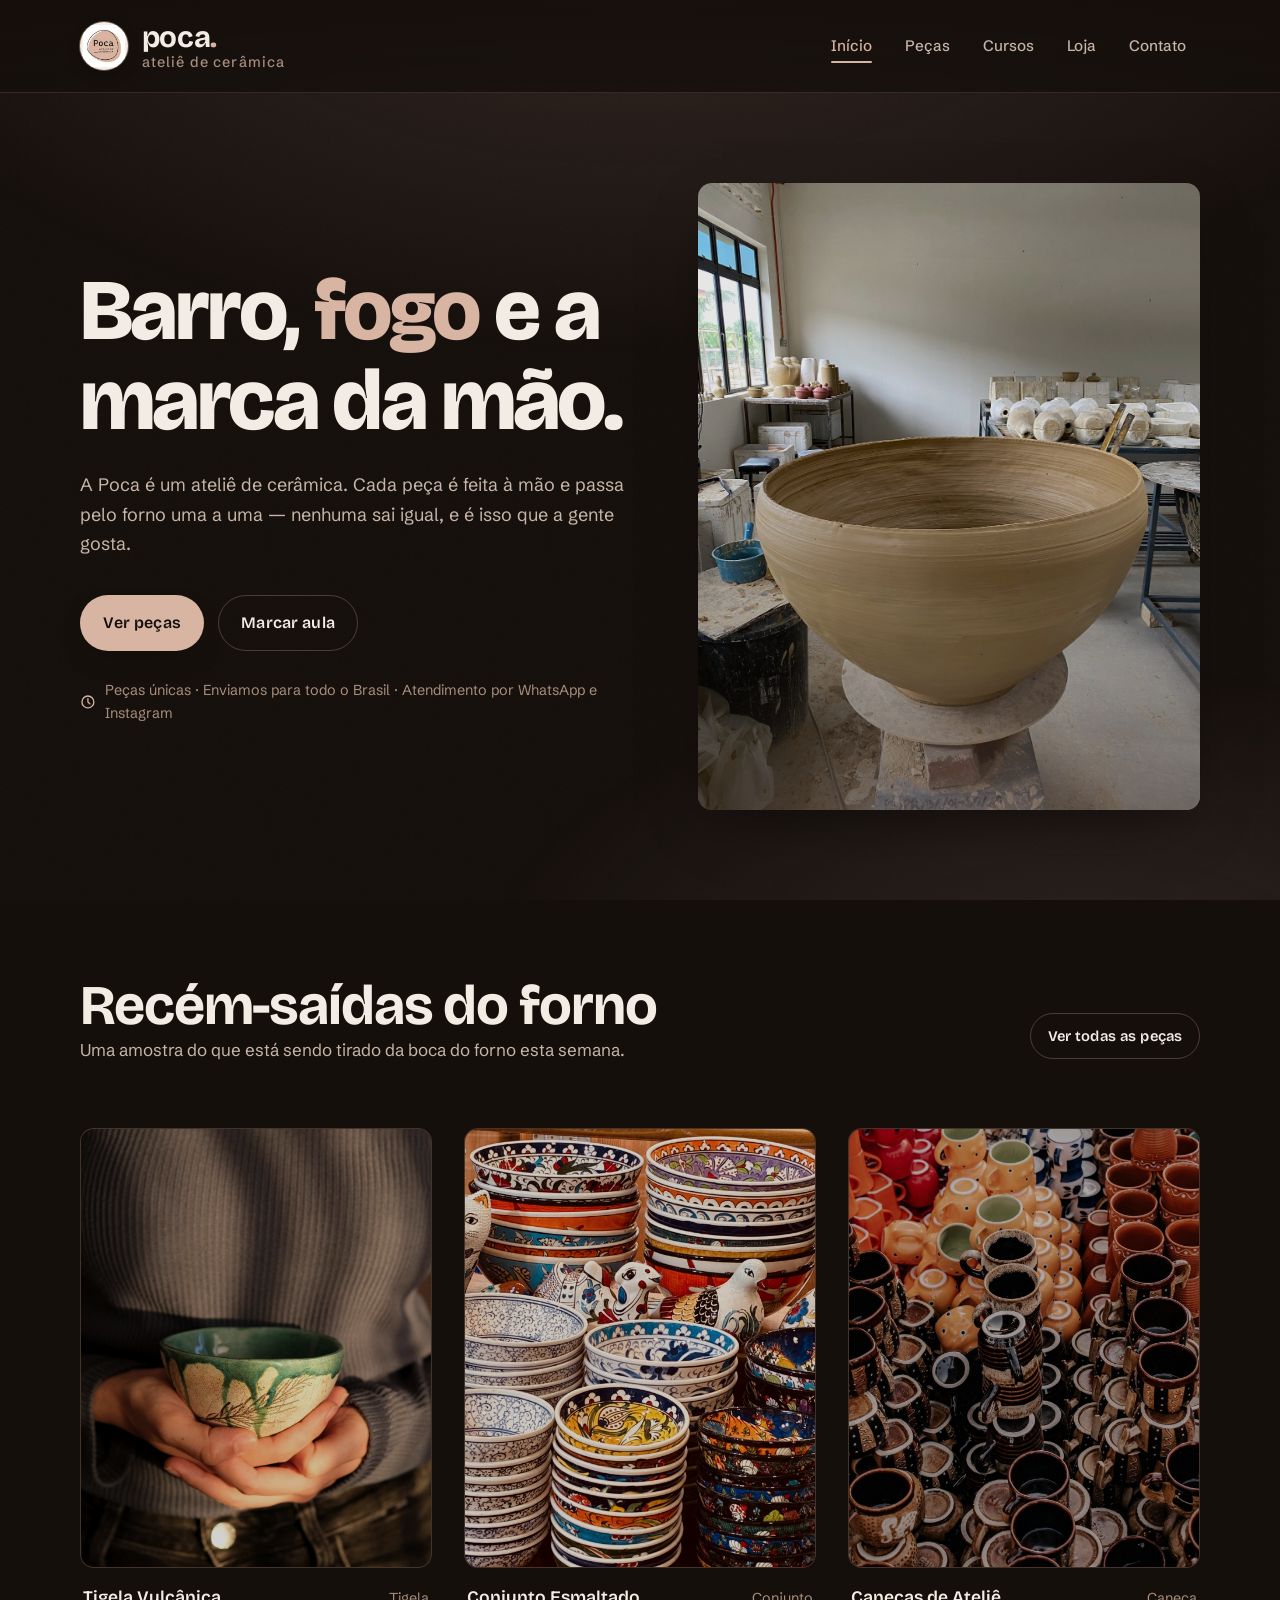
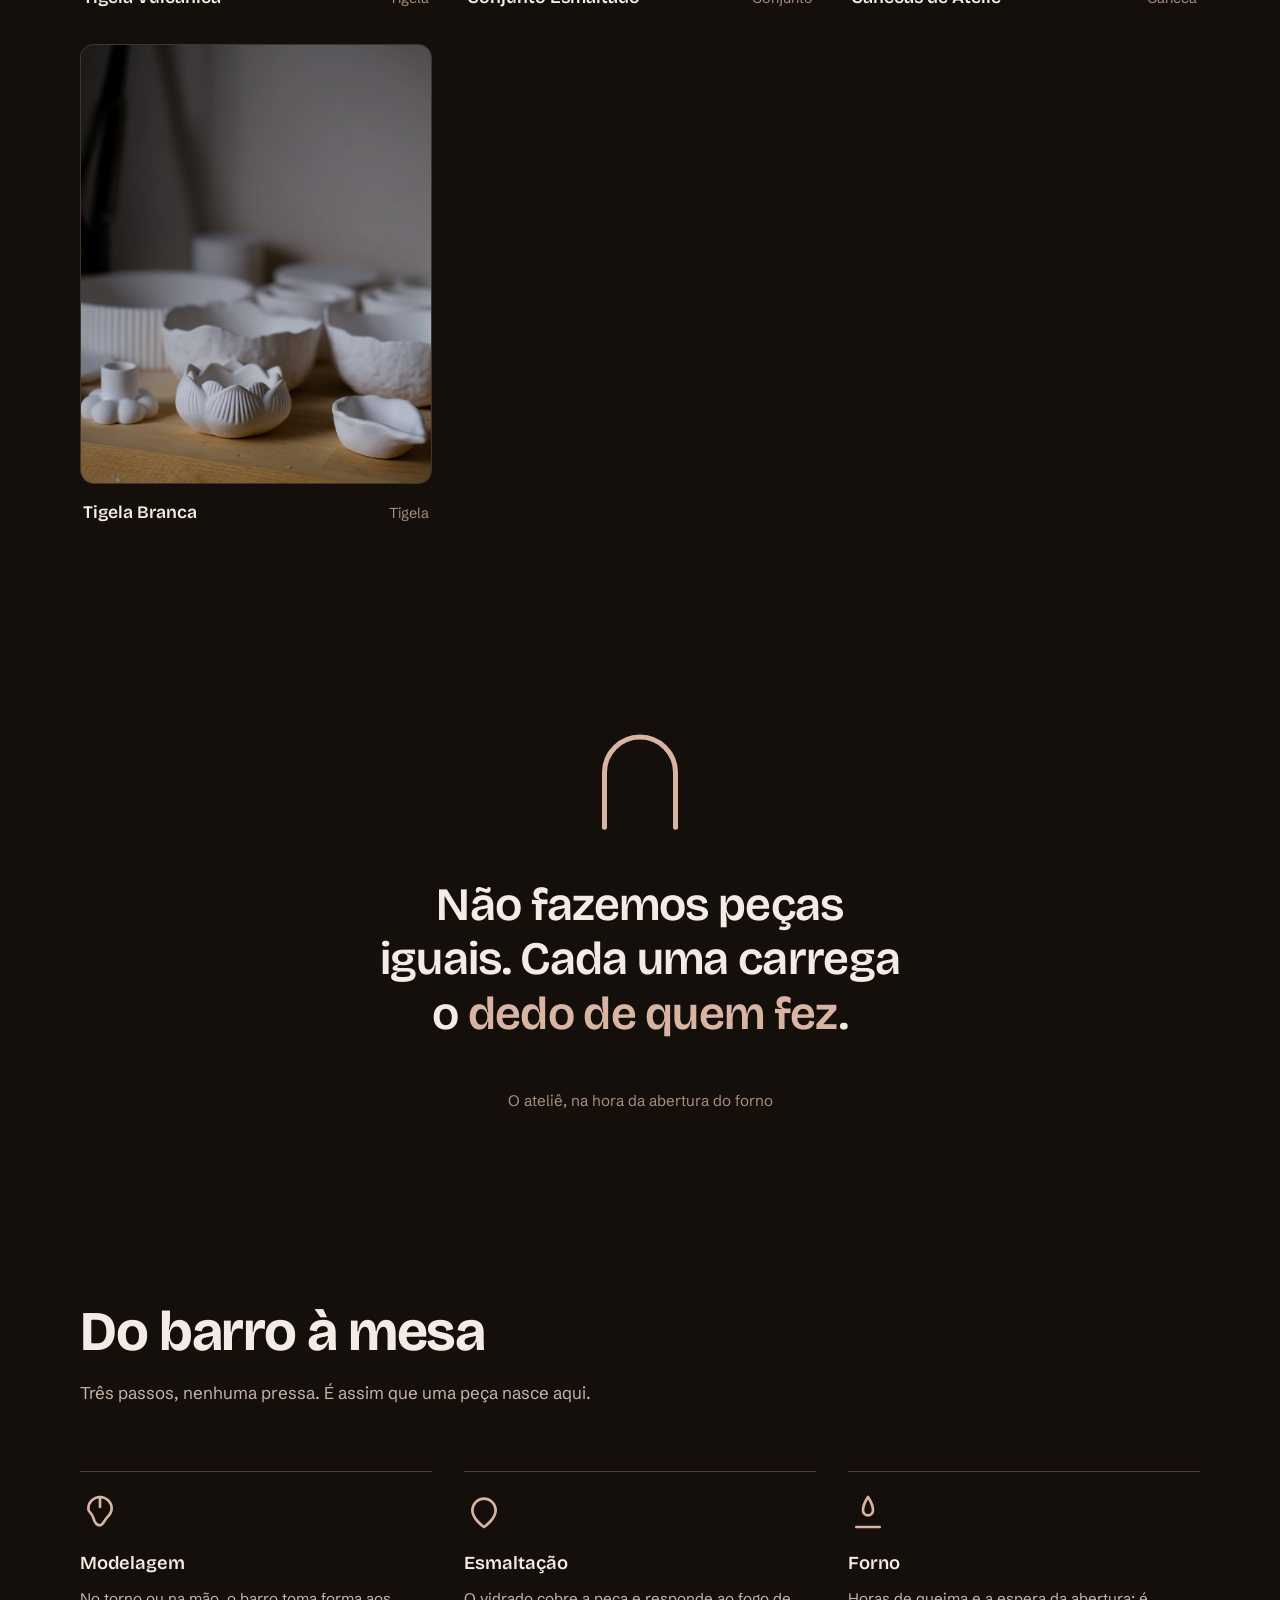
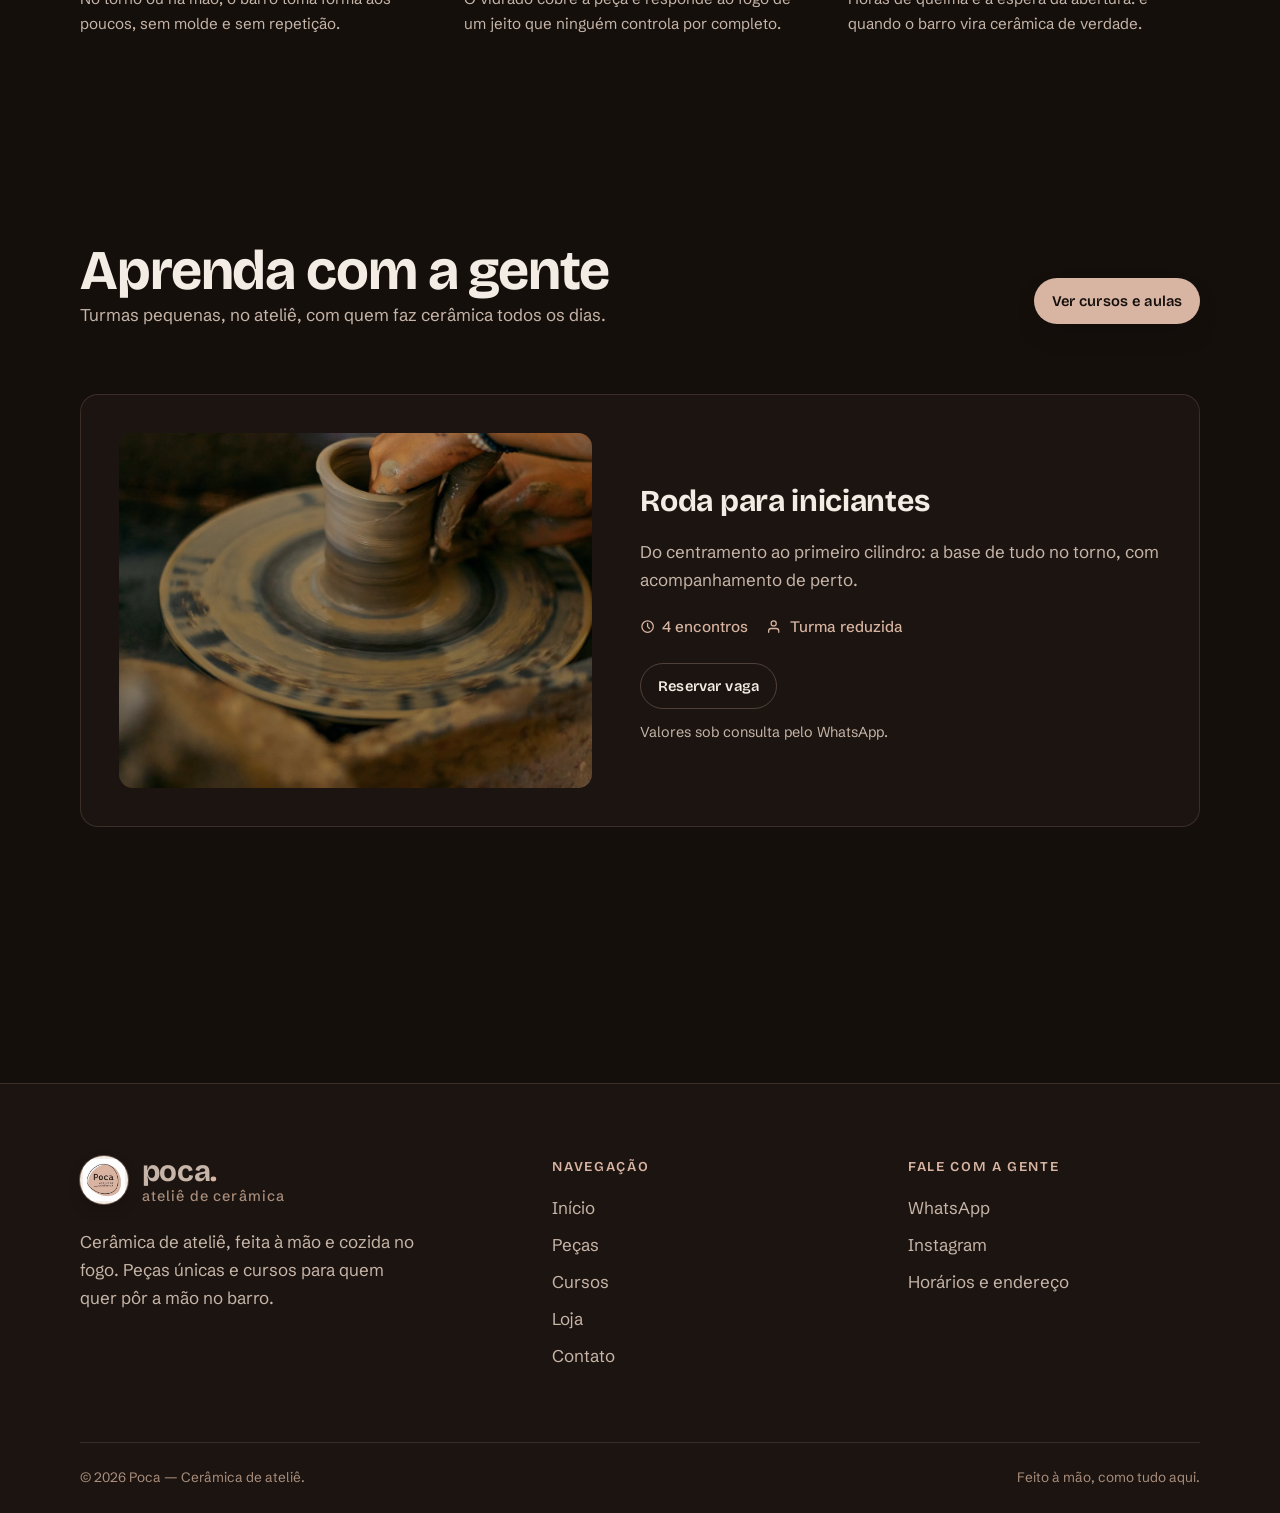
<file: index.html>
<!doctype html>
<html lang="pt-BR">
<head>
  <meta charset="utf-8">
  <meta name="viewport" content="width=device-width, initial-scale=1">
  <title>Poca — Cerâmica de ateliê</title>
  <meta name="description" content="A Poca é um ateliê de cerâmica: peças feitas à mão, cozidas no forno uma a uma. Leve uma para casa ou aprenda a fazer a sua em nossos cursos.">
  <link rel="icon" type="image/svg+xml" href="assets/favicon.svg">
  <link rel="preconnect" href="https://fonts.googleapis.com">
  <link rel="preconnect" href="https://fonts.gstatic.com" crossorigin>
  <link href="https://fonts.googleapis.com/css2?family=Bricolage+Grotesque:wght@500;600;700;800&family=Schibsted+Grotesk:wght@400;500;600;700&display=swap" rel="stylesheet">
  <link rel="stylesheet" href="assets/css/main.css">
</head>
<body>
  <a class="skip-link" href="#conteudo">Pular para o conteúdo</a>

  <header class="site-header">
    <div class="container site-header__inner">
      <a class="brand" href="index.html">
        <span class="brand__tile"><img src="assets/logo.jpg" alt="" width="42" height="42"></span>
        <span class="brand__text"><span class="brand__name">poca<span>.</span></span><span class="brand__tagline">ateliê de cerâmica</span></span>
      </a>
      <button class="nav-toggle" aria-expanded="false" aria-controls="site-nav" aria-label="Abrir menu">
        <span></span><span></span><span></span>
      </button>
      <nav class="nav" id="site-nav" aria-label="Principal">
        <a href="index.html" aria-current="page">Início</a>
        <a href="galeria.html">Peças</a>
        <a href="cursos.html">Cursos</a>
        <a href="loja.html">Loja</a>
        <a href="contato.html">Contato</a>
      </nav>
    </div>
  </header>

  <main id="conteudo">
    <section class="hero">
      <div class="container hero__grid">
        <div>
          <h1 class="hero__title reveal">Barro, <em>fogo</em> e a marca da mão.</h1>
          <p class="hero__lede reveal" data-delay="1">A Poca é um ateliê de cerâmica. Cada peça é feita à mão e passa pelo forno uma a uma — nenhuma sai igual, e é isso que a gente gosta.</p>
          <div class="hero__actions reveal" data-delay="2">
            <a class="btn btn--ember" href="galeria.html">Ver peças</a>
            <a class="btn btn--ghost" href="cursos.html">Marcar aula</a>
          </div>
          <p class="hero__note reveal" data-delay="3">
            <svg viewBox="0 0 24 24" fill="none" stroke="currentColor" stroke-width="2" stroke-linecap="round" stroke-linejoin="round" aria-hidden="true"><circle cx="12" cy="12" r="9"/><path d="M12 7v5l3 3"/></svg>
            Peças únicas · Enviamos para todo o Brasil · Atendimento por WhatsApp e Instagram
          </p>
        </div>
        <div class="hero__visual reveal" data-delay="2">
          <svg class="arch hero__arch" viewBox="0 0 200 240" fill="none" aria-hidden="true"><path d="M26 232 V118 a74 74 0 0 1 148 0 V232" stroke="currentColor" stroke-width="5" stroke-linecap="round"/></svg>
          <img src="assets/img/pexels-39584865.jpg" alt="Grande vaso de barro artesanal feito à mão no ateliê" width="1200" height="1500" loading="eager">
        </div>
      </div>
    </section>

    <section class="section section--tight" aria-labelledby="destaques">
      <div class="container">
        <div class="head head--split">
          <div>
            <h2 id="destaques">Recém-saídas do forno</h2>
            <p>Uma amostra do que está sendo tirado da boca do forno esta semana.</p>
          </div>
          <a class="btn btn--ghost btn--sm head-link" href="galeria.html">Ver todas as peças</a>
        </div>
        <div class="pieces">
          <a class="piece reveal" href="galeria.html" data-name="Tigela Vulcânica" data-kind="Tigela">
            <div class="piece__frame"><img src="assets/img/pexels-29230296.jpg" alt="Tigela de cerâmica feita à mão segurada por uma pessoa" loading="lazy"></div>
            <div class="piece__meta"><span class="piece__name">Tigela Vulcânica</span><span class="piece__kind">Tigela</span></div>
          </a>
          <a class="piece reveal" data-delay="1" href="galeria.html" data-name="Conjunto Esmaltado" data-kind="Conjunto">
            <div class="piece__frame"><img src="assets/img/pexels-35234562.jpg" alt="Conjunto de tigelas de cerâmica com padrões pintados à mão" loading="lazy"></div>
            <div class="piece__meta"><span class="piece__name">Conjunto Esmaltado</span><span class="piece__kind">Conjunto</span></div>
          </a>
          <a class="piece reveal" data-delay="2" href="galeria.html" data-name="Canecas de Ateliê" data-kind="Caneca">
            <div class="piece__frame"><img src="assets/img/pexels-13575092.jpg" alt="Canecas e jarras de cerâmica coloridas empilhadas" loading="lazy"></div>
            <div class="piece__meta"><span class="piece__name">Canecas de Ateliê</span><span class="piece__kind">Caneca</span></div>
          </a>
          <a class="piece reveal" data-delay="3" href="galeria.html" data-name="Tigela Branca" data-kind="Tigela">
            <div class="piece__frame"><img src="assets/img/pexels-29312155.jpg" alt="Tigelas brancas artesanais sobre mesa de madeira" loading="lazy"></div>
            <div class="piece__meta"><span class="piece__name">Tigela Branca</span><span class="piece__kind">Tigela</span></div>
          </a>
        </div>
      </div>
    </section>

    <section class="manifesto" aria-label="Manifesto">
      <div class="container reveal">
        <svg class="arch" viewBox="0 0 200 240" fill="none" aria-hidden="true"><path d="M26 232 V118 a74 74 0 0 1 148 0 V232" stroke="currentColor" stroke-width="5" stroke-linecap="round"/></svg>
        <figure>
          <blockquote>Não fazemos peças iguais. Cada uma carrega o <em>dedo de quem fez</em>.</blockquote>
          <figcaption>O ateliê, na hora da abertura do forno</figcaption>
        </figure>
      </div>
    </section>

    <section class="section section--tight" aria-labelledby="processo">
      <div class="container">
        <div class="head">
          <h2 id="processo">Do barro à mesa</h2>
          <p>Três passos, nenhuma pressa. É assim que uma peça nasce aqui.</p>
        </div>
        <div class="process">
          <div class="process__step reveal">
            <div class="process__glyph"><svg viewBox="0 0 24 24" fill="none" stroke="currentColor" stroke-width="1.6" stroke-linecap="round" stroke-linejoin="round" aria-hidden="true"><path d="M12 3a7 7 0 0 1 7 7c0 2.5-1.5 4-3 5.5S14 20 12 20s-3-1-4-4.5S5 12.5 5 10a7 7 0 0 1 7-7Z"/><path d="M12 3v6"/></svg></div>
            <h3>Modelagem</h3>
            <p>No torno ou na mão, o barro toma forma aos poucos, sem molde e sem repetição.</p>
          </div>
          <div class="process__step reveal" data-delay="1">
            <div class="process__glyph"><svg viewBox="0 0 24 24" fill="none" stroke="currentColor" stroke-width="1.6" stroke-linecap="round" stroke-linejoin="round" aria-hidden="true"><path d="M12 21s-7-4.6-7-10a7 7 0 0 1 14 0c0 5.4-7 10-7 10Z"/></svg></div>
            <h3>Esmaltação</h3>
            <p>O vidrado cobre a peça e responde ao fogo de um jeito que ninguém controla por completo.</p>
          </div>
          <div class="process__step reveal" data-delay="2">
            <div class="process__glyph"><svg viewBox="0 0 24 24" fill="none" stroke="currentColor" stroke-width="1.6" stroke-linecap="round" stroke-linejoin="round" aria-hidden="true"><path d="M12 3c2 3 3 5 3 8a3 3 0 0 1-6 0c0-3 1-5 3-8Z"/><path d="M5 21h14"/></svg></div>
            <h3>Forno</h3>
            <p>Horas de queima e a espera da abertura: é quando o barro vira cerâmica de verdade.</p>
          </div>
        </div>
      </div>
    </section>

    <section class="section" aria-labelledby="aprenda">
      <div class="container">
        <div class="head head--split">
          <div>
            <h2 id="aprenda">Aprenda com a gente</h2>
            <p>Turmas pequenas, no ateliê, com quem faz cerâmica todos os dias.</p>
          </div>
          <a class="btn btn--ember btn--sm head-link" href="cursos.html">Ver cursos e aulas</a>
        </div>
        <div class="classes">
          <article class="class reveal">
            <div class="class__img"><img src="assets/img/pexels-33878963.jpg" alt="Mãos moldando barro no torno de oleiro" loading="lazy"></div>
            <div>
              <h3>Roda para iniciantes</h3>
              <p>Do centramento ao primeiro cilindro: a base de tudo no torno, com acompanhamento de perto.</p>
              <ul class="class__facts">
                <li><svg viewBox="0 0 24 24" fill="none" stroke="currentColor" stroke-width="2" stroke-linecap="round" stroke-linejoin="round" aria-hidden="true"><circle cx="12" cy="12" r="9"/><path d="M12 7v5l3 3"/></svg>4 encontros</li>
                <li><svg viewBox="0 0 24 24" fill="none" stroke="currentColor" stroke-width="2" stroke-linecap="round" stroke-linejoin="round" aria-hidden="true"><path d="M17 21v-2a4 4 0 0 0-4-4H5a4 4 0 0 0-4 4v2"/><circle cx="9" cy="7" r="4"/></svg>Turma reduzida</li>
              </ul>
              <div class="class__cta">
                <a class="btn btn--ghost btn--sm" href="https://wa.me/5511999999999" data-wa="Olá! Gostaria de reservar uma vaga no curso Roda para iniciantes na Poca. Pode me passar os próximos horários?">Reservar vaga</a>
              </div>
              <p class="class__price">Valores sob consulta pelo WhatsApp.</p>
            </div>
          </article>
        </div>
      </div>
    </section>
  </main>

  <footer class="site-footer">
    <div class="container">
      <div class="site-footer__inner">
        <div class="site-footer__brand">
          <a class="brand" href="index.html">
            <span class="brand__tile"><img src="assets/logo.jpg" alt="" width="42" height="42"></span>
            <span class="brand__text"><span class="brand__name">poca<span>.</span></span><span class="brand__tagline">ateliê de cerâmica</span></span>
          </a>
          <p>Cerâmica de ateliê, feita à mão e cozida no fogo. Peças únicas e cursos para quem quer pôr a mão no barro.</p>
        </div>
        <div>
          <p class="site-footer__h">Navegação</p>
          <ul>
            <li><a href="index.html">Início</a></li>
            <li><a href="galeria.html">Peças</a></li>
            <li><a href="cursos.html">Cursos</a></li>
            <li><a href="loja.html">Loja</a></li>
            <li><a href="contato.html">Contato</a></li>
          </ul>
        </div>
        <div>
          <p class="site-footer__h">Fale com a gente</p>
          <ul>
            <li><a href="https://wa.me/5511999999999" data-wa="Olá! Vim pelo site da Poca e gostaria de mais informações.">WhatsApp</a></li>
            <li><a href="https://instagram.com/poca.ceramica" data-ig>Instagram</a></li>
            <li><a href="contato.html">Horários e endereço</a></li>
          </ul>
        </div>
      </div>
      <div class="site-footer__bottom">
        <span>© <span data-year></span> Poca — Cerâmica de ateliê.</span>
        <span>Feito à mão, como tudo aqui.</span>
      </div>
    </div>
  </footer>

  <script src="assets/js/main.js"></script>
  <script>document.querySelector('[data-year]').textContent = new Date().getFullYear();</script>
</body>
</html>
</file>
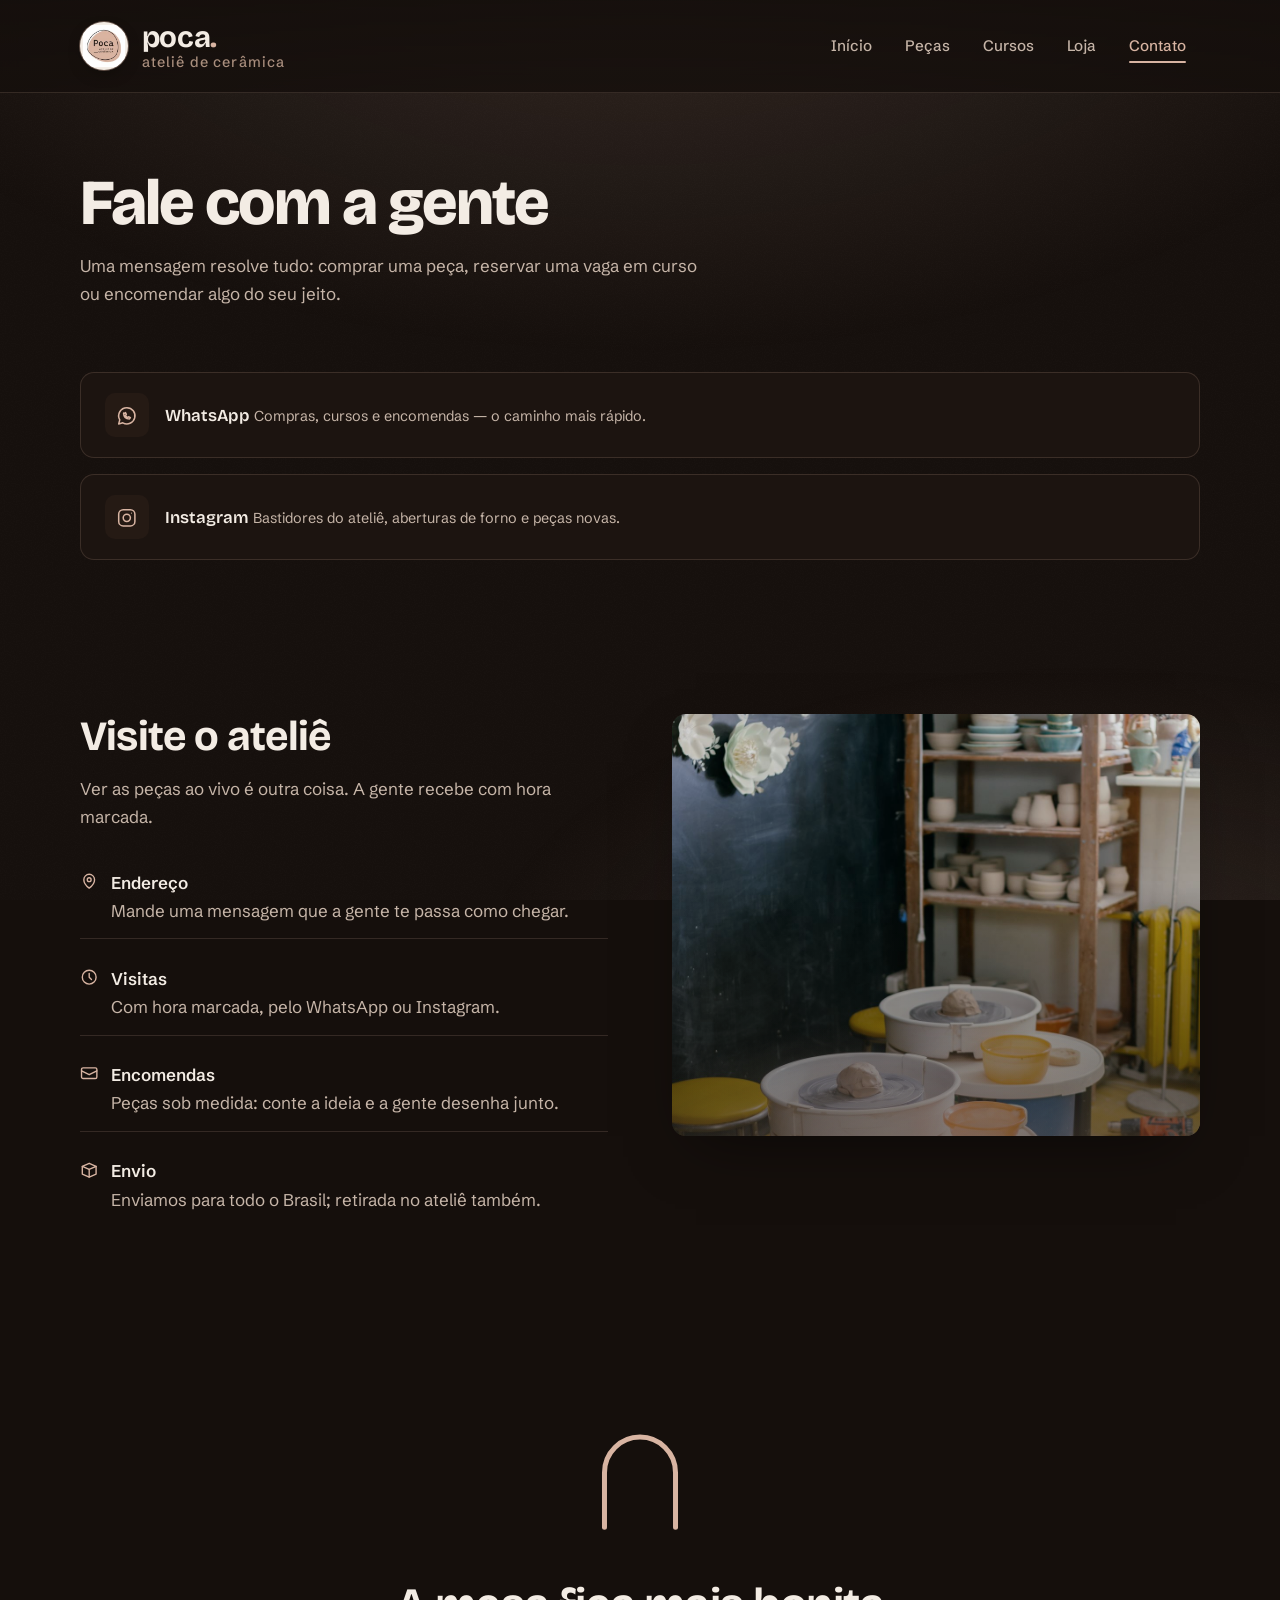
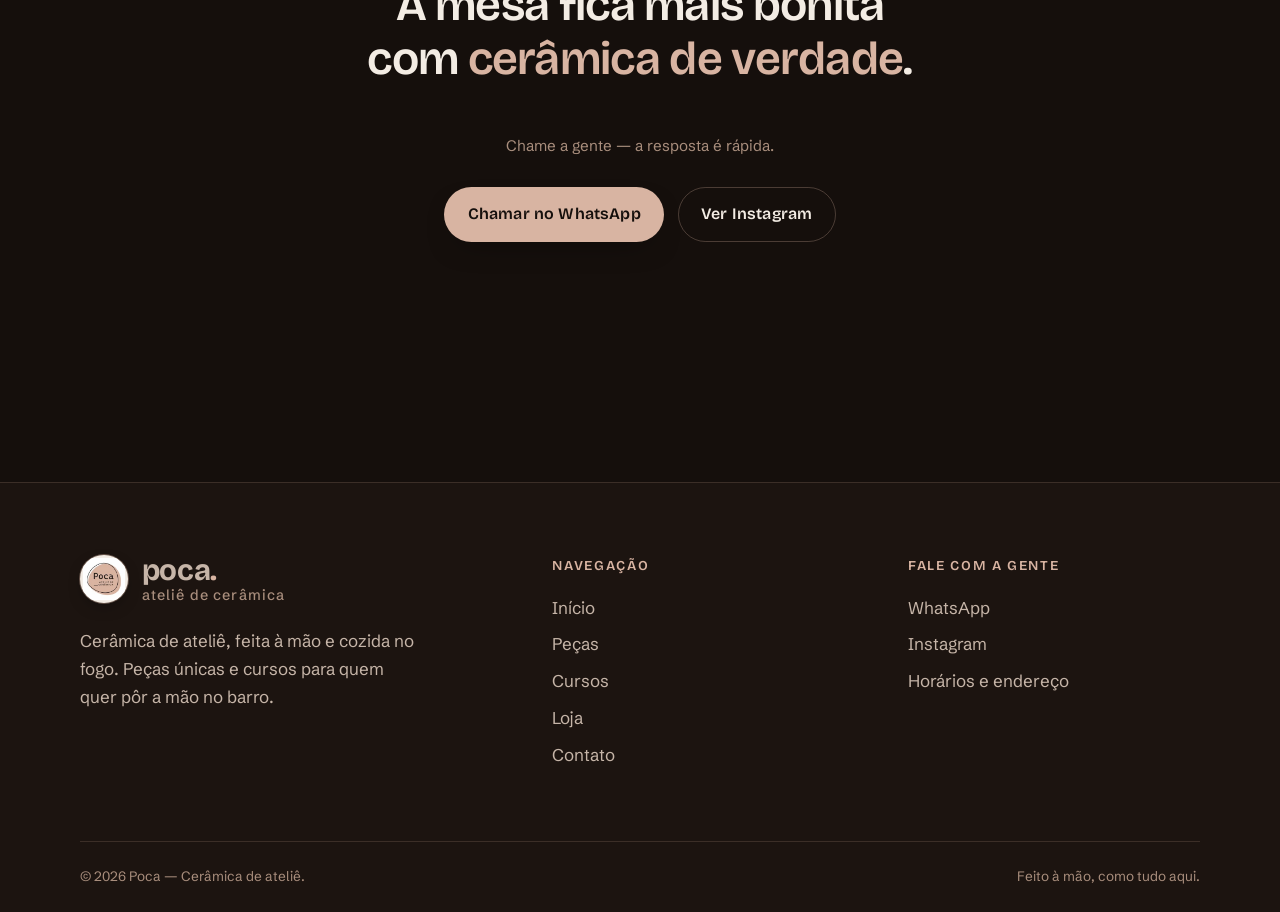
<file: contato.html>
<!doctype html>
<html lang="pt-BR">
<head>
  <meta charset="utf-8">
  <meta name="viewport" content="width=device-width, initial-scale=1">
  <title>Contato — Poca Cerâmica</title>
  <meta name="description" content="Fale com a Poca: compre uma peça, reserve uma vaga em curso ou faça uma encomenda pelo WhatsApp ou Instagram.">
  <link rel="icon" type="image/svg+xml" href="assets/favicon.svg">
  <link rel="preconnect" href="https://fonts.googleapis.com">
  <link rel="preconnect" href="https://fonts.gstatic.com" crossorigin>
  <link href="https://fonts.googleapis.com/css2?family=Bricolage+Grotesque:wght@500;600;700;800&family=Schibsted+Grotesk:wght@400;500;600;700&display=swap" rel="stylesheet">
  <link rel="stylesheet" href="assets/css/main.css">
</head>
<body>
  <a class="skip-link" href="#conteudo">Pular para o conteúdo</a>

  <header class="site-header">
    <div class="container site-header__inner">
      <a class="brand" href="index.html">
        <span class="brand__tile"><img src="assets/logo.jpg" alt="" width="42" height="42"></span>
        <span class="brand__text"><span class="brand__name">poca<span>.</span></span><span class="brand__tagline">ateliê de cerâmica</span></span>
      </a>
      <button class="nav-toggle" aria-expanded="false" aria-controls="site-nav" aria-label="Abrir menu">
        <span></span><span></span><span></span>
      </button>
      <nav class="nav" id="site-nav" aria-label="Principal">
        <a href="index.html">Início</a>
        <a href="galeria.html">Peças</a>
        <a href="cursos.html">Cursos</a>
        <a href="loja.html">Loja</a>
        <a href="contato.html" aria-current="page">Contato</a>
      </nav>
    </div>
  </header>

  <main id="conteudo">
    <section class="section section--tight" aria-labelledby="titulo">
      <div class="container">
        <div class="head">
          <h1 id="titulo" class="page-title">Fale com a gente</h1>
          <p>Uma mensagem resolve tudo: comprar uma peça, reservar uma vaga em curso ou encomendar algo do seu jeito.</p>
        </div>

        <div class="channels">
          <a class="channel reveal" href="https://wa.me/5511999999999" data-wa="Olá! Vim pelo site da Poca e gostaria de mais informações.">
            <span class="channel__glyph">
              <svg viewBox="0 0 24 24" fill="none" stroke="currentColor" stroke-width="1.7" stroke-linecap="round" stroke-linejoin="round" aria-hidden="true"><path d="M12 3a9 9 0 0 0-7.8 13.5L3 21l4.6-1.2A9 9 0 1 0 12 3Z"/><path d="M8.5 9c0 4 2.5 6.5 6.5 6.5l1-1.5-2-1-1 1c-1-.5-2-1.5-2.5-2.5l1-1-1-2-1.5 1c0 .3-.5.5-.5.5Z"/></svg>
            </span>
            <span>
              <span class="channel__label">WhatsApp</span>
              <span class="channel__hint">Compras, cursos e encomendas — o caminho mais rápido.</span>
            </span>
          </a>
          <a class="channel reveal" data-delay="1" href="https://instagram.com/poca.ceramica" data-ig>
            <span class="channel__glyph">
              <svg viewBox="0 0 24 24" fill="none" stroke="currentColor" stroke-width="1.7" stroke-linecap="round" stroke-linejoin="round" aria-hidden="true"><rect x="3" y="3" width="18" height="18" rx="5"/><circle cx="12" cy="12" r="4"/><circle cx="17.2" cy="6.8" r="0.6" fill="currentColor" stroke="none"/></svg>
            </span>
            <span>
              <span class="channel__label">Instagram</span>
              <span class="channel__hint">Bastidores do ateliê, aberturas de forno e peças novas.</span>
            </span>
          </a>
        </div>
      </div>
    </section>

    <section class="section section--tight" aria-labelledby="visite">
      <div class="container contact-grid">
        <div>
          <div class="head head--compact" style="margin-bottom: 1.5rem;">
            <h2 id="visite">Visite o ateliê</h2>
            <p>Ver as peças ao vivo é outra coisa. A gente recebe com hora marcada.</p>
          </div>
          <ul class="info-list">
            <li>
              <svg viewBox="0 0 24 24" fill="none" stroke="currentColor" stroke-width="1.8" stroke-linecap="round" stroke-linejoin="round" aria-hidden="true"><path d="M12 21s-7-5.3-7-11a7 7 0 0 1 14 0c0 5.7-7 11-7 11Z"/><circle cx="12" cy="10" r="2.5"/></svg>
              <span><strong>Endereço</strong>Mande uma mensagem que a gente te passa como chegar.</span>
            </li>
            <li>
              <svg viewBox="0 0 24 24" fill="none" stroke="currentColor" stroke-width="1.8" stroke-linecap="round" stroke-linejoin="round" aria-hidden="true"><circle cx="12" cy="12" r="9"/><path d="M12 7v5l3 3"/></svg>
              <span><strong>Visitas</strong>Com hora marcada, pelo WhatsApp ou Instagram.</span>
            </li>
            <li>
              <svg viewBox="0 0 24 24" fill="none" stroke="currentColor" stroke-width="1.8" stroke-linecap="round" stroke-linejoin="round" aria-hidden="true"><rect x="2" y="5" width="20" height="14" rx="2"/><path d="M2 9l10 5L22 9"/></svg>
              <span><strong>Encomendas</strong>Peças sob medida: conte a ideia e a gente desenha junto.</span>
            </li>
            <li>
              <svg viewBox="0 0 24 24" fill="none" stroke="currentColor" stroke-width="1.8" stroke-linecap="round" stroke-linejoin="round" aria-hidden="true"><path d="M3 7l9-4 9 4-9 4-9-4Z"/><path d="M3 7v10l9 4 9-4V7"/><path d="M12 11v10"/></svg>
              <span><strong>Envio</strong>Enviamos para todo o Brasil; retirada no ateliê também.</span>
            </li>
          </ul>
        </div>
        <div class="hero__visual reveal" style="aspect-ratio: 5 / 4;">
          <img src="assets/img/pexels-9304545.jpg" alt="Interior do ateliê de cerâmica com tornos, ferramentas e peças" loading="lazy">
        </div>
      </div>
    </section>

    <section class="manifesto" aria-label="Chamada final">
      <div class="container reveal">
        <svg class="arch" viewBox="0 0 200 240" fill="none" aria-hidden="true"><path d="M26 232 V118 a74 74 0 0 1 148 0 V232" stroke="currentColor" stroke-width="5" stroke-linecap="round"/></svg>
        <figure>
          <blockquote>A mesa fica mais bonita com <em>cerâmica de verdade</em>.</blockquote>
          <figcaption>Chame a gente — a resposta é rápida.</figcaption>
        </figure>
        <div class="hero__actions hero__actions--center">
          <a class="btn btn--ember" href="https://wa.me/5511999999999" data-wa="Olá! Vim pelo site da Poca e gostaria de mais informações.">Chamar no WhatsApp</a>
          <a class="btn btn--ghost" href="https://instagram.com/poca.ceramica" data-ig>Ver Instagram</a>
        </div>
      </div>
    </section>
  </main>

  <footer class="site-footer">
    <div class="container">
      <div class="site-footer__inner">
        <div class="site-footer__brand">
          <a class="brand" href="index.html">
            <span class="brand__tile"><img src="assets/logo.jpg" alt="" width="42" height="42"></span>
            <span class="brand__text"><span class="brand__name">poca<span>.</span></span><span class="brand__tagline">ateliê de cerâmica</span></span>
          </a>
          <p>Cerâmica de ateliê, feita à mão e cozida no fogo. Peças únicas e cursos para quem quer pôr a mão no barro.</p>
        </div>
        <div>
          <p class="site-footer__h">Navegação</p>
          <ul>
            <li><a href="index.html">Início</a></li>
            <li><a href="galeria.html">Peças</a></li>
            <li><a href="cursos.html">Cursos</a></li>
            <li><a href="loja.html">Loja</a></li>
            <li><a href="contato.html">Contato</a></li>
          </ul>
        </div>
        <div>
          <p class="site-footer__h">Fale com a gente</p>
          <ul>
            <li><a href="https://wa.me/5511999999999" data-wa="Olá! Vim pelo site da Poca e gostaria de mais informações.">WhatsApp</a></li>
            <li><a href="https://instagram.com/poca.ceramica" data-ig>Instagram</a></li>
            <li><a href="contato.html">Horários e endereço</a></li>
          </ul>
        </div>
      </div>
      <div class="site-footer__bottom">
        <span>© <span data-year></span> Poca — Cerâmica de ateliê.</span>
        <span>Feito à mão, como tudo aqui.</span>
      </div>
    </div>
  </footer>

  <script src="assets/js/main.js"></script>
  <script>document.querySelector('[data-year]').textContent = new Date().getFullYear();</script>
</body>
</html>
</file>
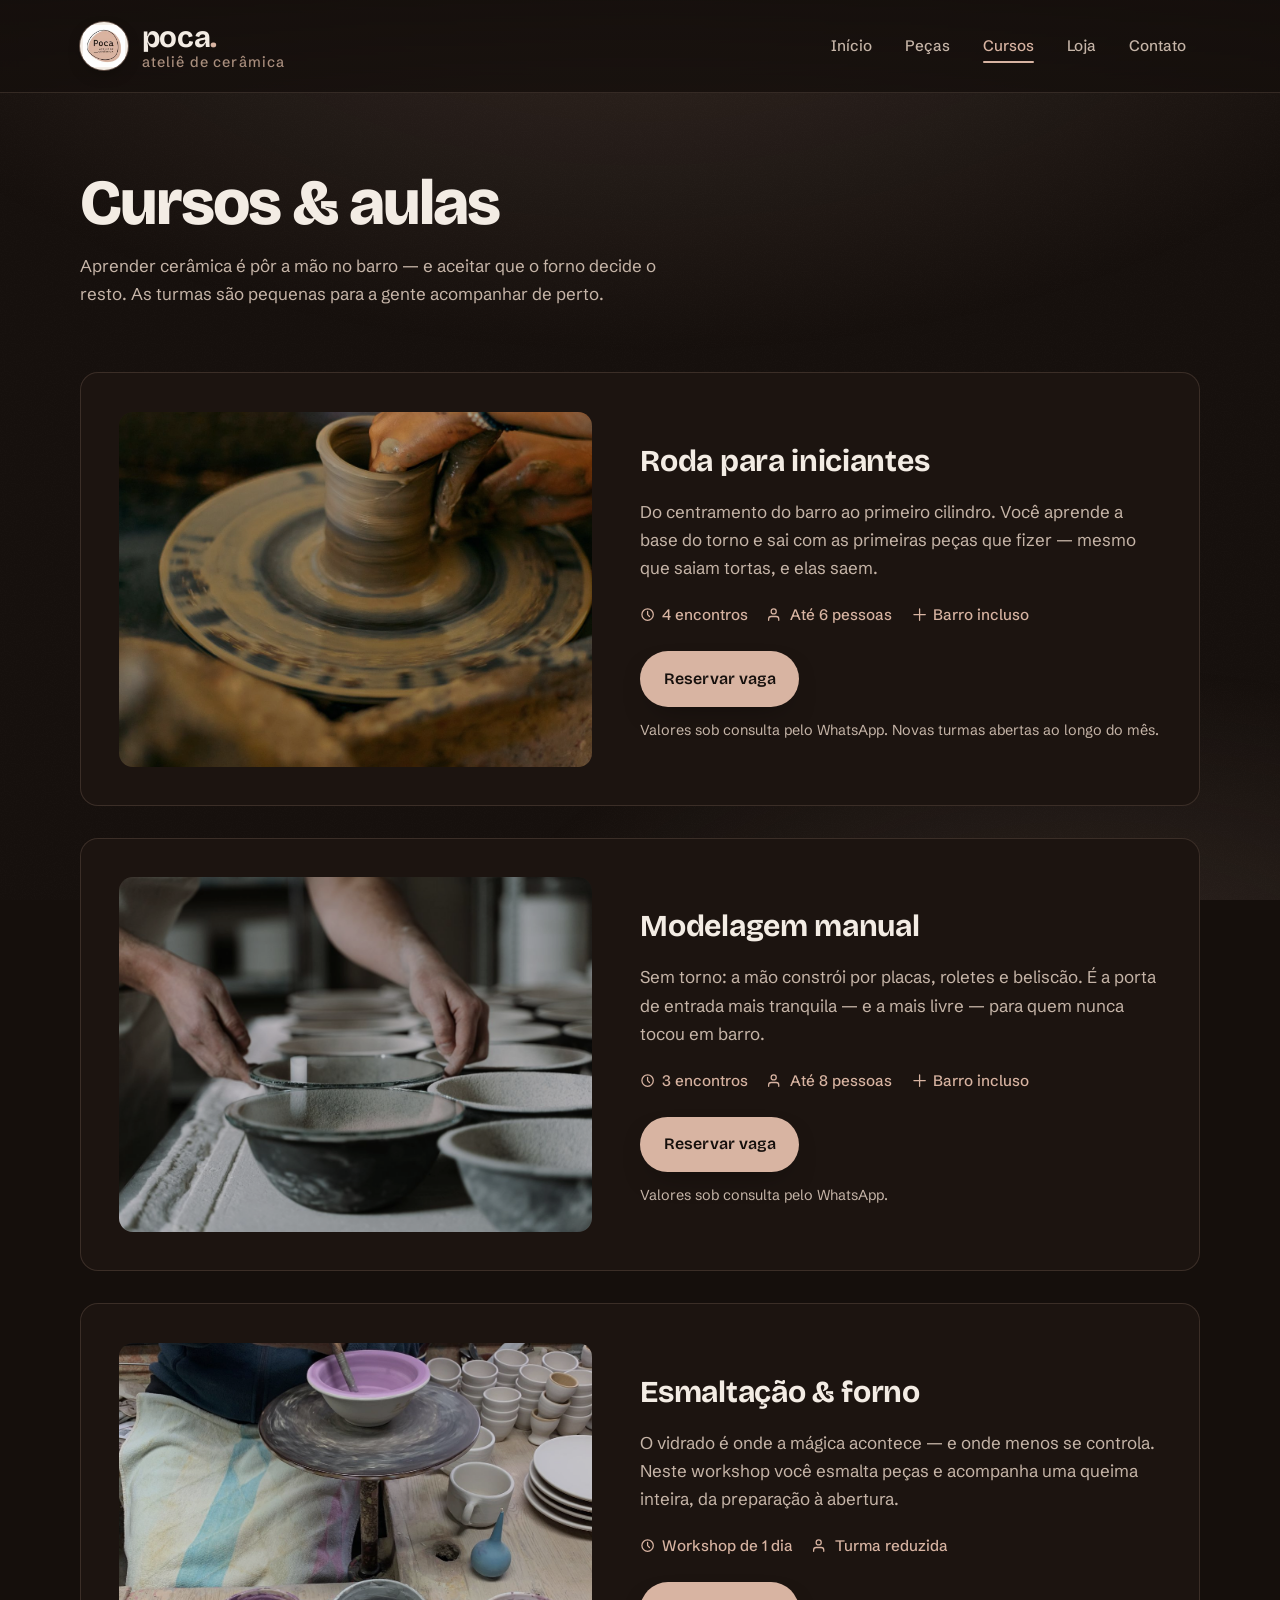
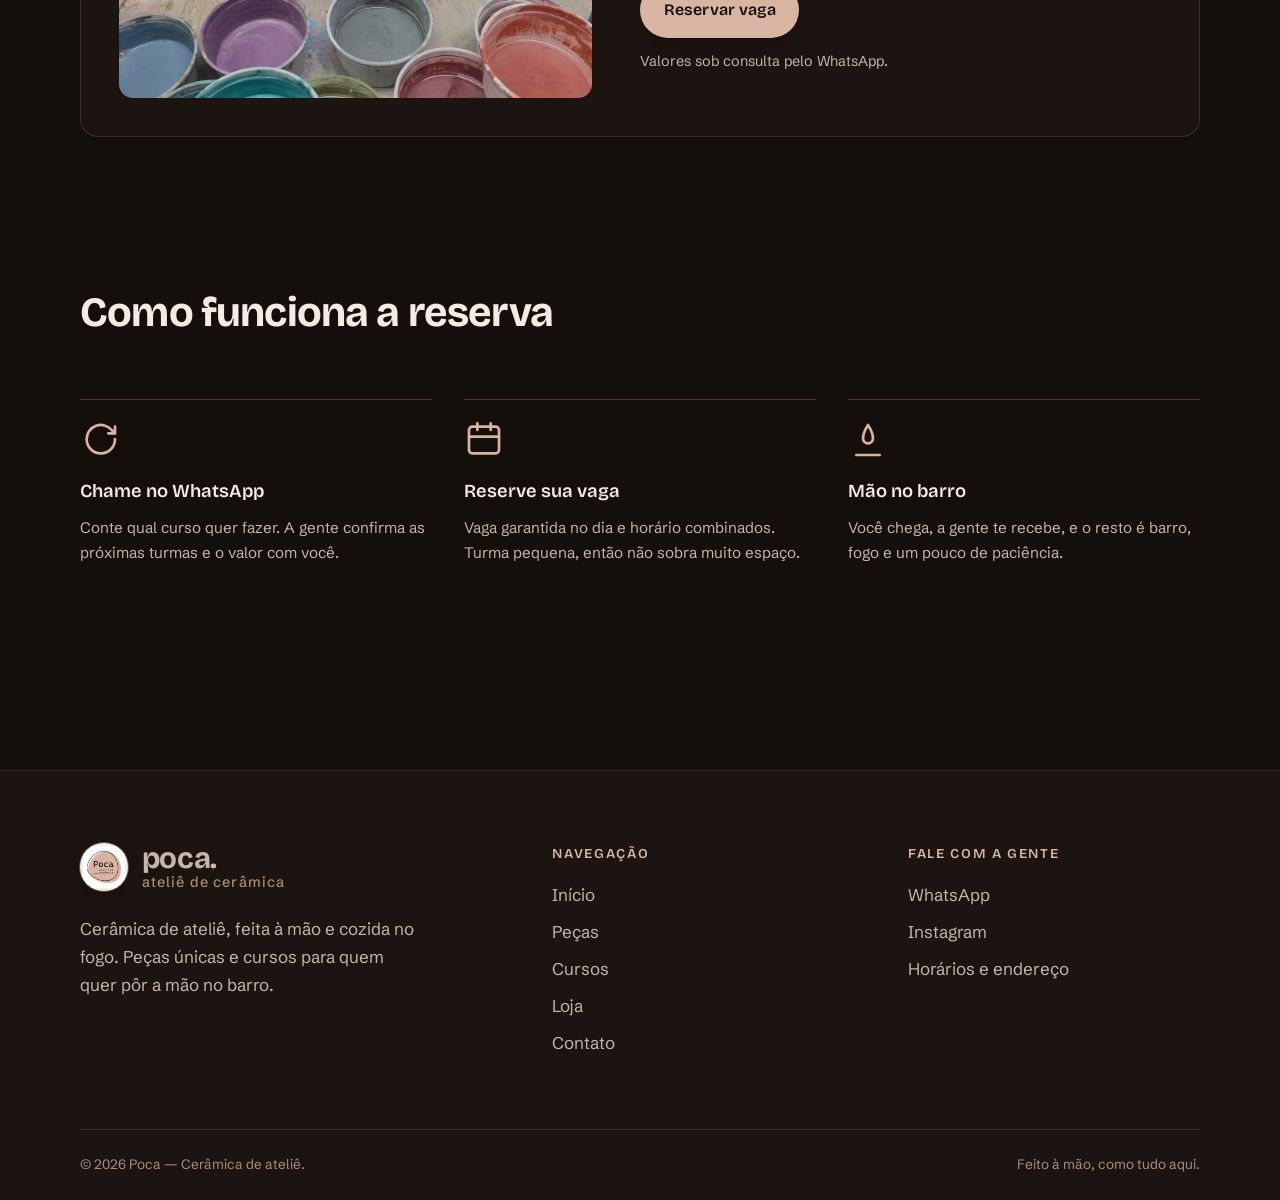
<file: cursos.html>
<!doctype html>
<html lang="pt-BR">
<head>
  <meta charset="utf-8">
  <meta name="viewport" content="width=device-width, initial-scale=1">
  <title>Cursos &amp; Aulas — Poca Cerâmica</title>
  <meta name="description" content="Aprenda cerâmica no ateliê Poca: roda para iniciantes, modelagem manual e esmaltação. Turmas pequenas, com quem faz cerâmica todos os dias.">
  <link rel="icon" type="image/svg+xml" href="assets/favicon.svg">
  <link rel="preconnect" href="https://fonts.googleapis.com">
  <link rel="preconnect" href="https://fonts.gstatic.com" crossorigin>
  <link href="https://fonts.googleapis.com/css2?family=Bricolage+Grotesque:wght@500;600;700;800&family=Schibsted+Grotesk:wght@400;500;600;700&display=swap" rel="stylesheet">
  <link rel="stylesheet" href="assets/css/main.css">
</head>
<body>
  <a class="skip-link" href="#conteudo">Pular para o conteúdo</a>

  <header class="site-header">
    <div class="container site-header__inner">
      <a class="brand" href="index.html">
        <span class="brand__tile"><img src="assets/logo.jpg" alt="" width="42" height="42"></span>
        <span class="brand__text"><span class="brand__name">poca<span>.</span></span><span class="brand__tagline">ateliê de cerâmica</span></span>
      </a>
      <button class="nav-toggle" aria-expanded="false" aria-controls="site-nav" aria-label="Abrir menu">
        <span></span><span></span><span></span>
      </button>
      <nav class="nav" id="site-nav" aria-label="Principal">
        <a href="index.html">Início</a>
        <a href="galeria.html">Peças</a>
        <a href="cursos.html" aria-current="page">Cursos</a>
        <a href="loja.html">Loja</a>
        <a href="contato.html">Contato</a>
      </nav>
    </div>
  </header>

  <main id="conteudo">
    <section class="section section--tight" aria-labelledby="titulo">
      <div class="container">
        <div class="head">
          <h1 id="titulo" class="page-title">Cursos &amp; aulas</h1>
          <p>Aprender cerâmica é pôr a mão no barro — e aceitar que o forno decide o resto. As turmas são pequenas para a gente acompanhar de perto.</p>
        </div>

        <div class="classes">
          <article class="class reveal">
            <div class="class__img"><img src="assets/img/pexels-33878963.jpg" alt="Mãos moldando barro no torno de oleiro" loading="lazy"></div>
            <div>
              <h2>Roda para iniciantes</h2>
              <p>Do centramento do barro ao primeiro cilindro. Você aprende a base do torno e sai com as primeiras peças que fizer — mesmo que saiam tortas, e elas saem.</p>
              <ul class="class__facts">
                <li><svg viewBox="0 0 24 24" fill="none" stroke="currentColor" stroke-width="2" stroke-linecap="round" stroke-linejoin="round" aria-hidden="true"><circle cx="12" cy="12" r="9"/><path d="M12 7v5l3 3"/></svg>4 encontros</li>
                <li><svg viewBox="0 0 24 24" fill="none" stroke="currentColor" stroke-width="2" stroke-linecap="round" stroke-linejoin="round" aria-hidden="true"><path d="M17 21v-2a4 4 0 0 0-4-4H5a4 4 0 0 0-4 4v2"/><circle cx="9" cy="7" r="4"/></svg>Até 6 pessoas</li>
                <li><svg viewBox="0 0 24 24" fill="none" stroke="currentColor" stroke-width="2" stroke-linecap="round" stroke-linejoin="round" aria-hidden="true"><path d="M12 3v18M3 12h18"/></svg>Barro incluso</li>
              </ul>
              <div class="class__cta">
                <a class="btn btn--ember" href="https://wa.me/5511999999999" data-wa="Olá! Gostaria de reservar uma vaga no curso Roda para iniciantes na Poca. Pode me passar os próximos horários?">Reservar vaga</a>
              </div>
              <p class="class__price">Valores sob consulta pelo WhatsApp. Novas turmas abertas ao longo do mês.</p>
            </div>
          </article>

          <article class="class reveal">
            <div class="class__img"><img src="assets/img/pexels-7222335.jpg" alt="Mãos modelando tigelas de cerâmica no ateliê" loading="lazy"></div>
            <div>
              <h2>Modelagem manual</h2>
              <p>Sem torno: a mão constrói por placas, roletes e beliscão. É a porta de entrada mais tranquila — e a mais livre — para quem nunca tocou em barro.</p>
              <ul class="class__facts">
                <li><svg viewBox="0 0 24 24" fill="none" stroke="currentColor" stroke-width="2" stroke-linecap="round" stroke-linejoin="round" aria-hidden="true"><circle cx="12" cy="12" r="9"/><path d="M12 7v5l3 3"/></svg>3 encontros</li>
                <li><svg viewBox="0 0 24 24" fill="none" stroke="currentColor" stroke-width="2" stroke-linecap="round" stroke-linejoin="round" aria-hidden="true"><path d="M17 21v-2a4 4 0 0 0-4-4H5a4 4 0 0 0-4 4v2"/><circle cx="9" cy="7" r="4"/></svg>Até 8 pessoas</li>
                <li><svg viewBox="0 0 24 24" fill="none" stroke="currentColor" stroke-width="2" stroke-linecap="round" stroke-linejoin="round" aria-hidden="true"><path d="M12 3v18M3 12h18"/></svg>Barro incluso</li>
              </ul>
              <div class="class__cta">
                <a class="btn btn--ember" href="https://wa.me/5511999999999" data-wa="Olá! Gostaria de reservar uma vaga no curso Modelagem manual na Poca. Pode me passar os próximos horários?">Reservar vaga</a>
              </div>
              <p class="class__price">Valores sob consulta pelo WhatsApp.</p>
            </div>
          </article>

          <article class="class reveal">
            <div class="class__img"><img src="assets/img/pexels-6800483.jpg" alt="Pessoa pintando uma tigela de cerâmica com vidrado colorido" loading="lazy"></div>
            <div>
              <h2>Esmaltação &amp; forno</h2>
              <p>O vidrado é onde a mágica acontece — e onde menos se controla. Neste workshop você esmalta peças e acompanha uma queima inteira, da preparação à abertura.</p>
              <ul class="class__facts">
                <li><svg viewBox="0 0 24 24" fill="none" stroke="currentColor" stroke-width="2" stroke-linecap="round" stroke-linejoin="round" aria-hidden="true"><circle cx="12" cy="12" r="9"/><path d="M12 7v5l3 3"/></svg>Workshop de 1 dia</li>
                <li><svg viewBox="0 0 24 24" fill="none" stroke="currentColor" stroke-width="2" stroke-linecap="round" stroke-linejoin="round" aria-hidden="true"><path d="M17 21v-2a4 4 0 0 0-4-4H5a4 4 0 0 0-4 4v2"/><circle cx="9" cy="7" r="4"/></svg>Turma reduzida</li>
              </ul>
              <div class="class__cta">
                <a class="btn btn--ember" href="https://wa.me/5511999999999" data-wa="Olá! Gostaria de reservar uma vaga no workshop Esmaltação & forno na Poca. Pode me passar os próximos horários?">Reservar vaga</a>
              </div>
              <p class="class__price">Valores sob consulta pelo WhatsApp.</p>
            </div>
          </article>
        </div>
      </div>
    </section>

    <section class="section section--tight" aria-labelledby="como">
      <div class="container">
        <div class="head head--compact">
          <h2 id="como">Como funciona a reserva</h2>
        </div>
        <div class="process">
          <div class="process__step reveal">
            <div class="process__glyph"><svg viewBox="0 0 24 24" fill="none" stroke="currentColor" stroke-width="1.6" stroke-linecap="round" stroke-linejoin="round" aria-hidden="true"><path d="M21 11.5a8.5 8.5 0 0 1-8.5 8.5 8.5 8.5 0 0 1-8.5-8.5 8.5 8.5 0 0 1 15-5.5L21 8"/><path d="M21 4v4h-4"/></svg></div>
            <h3>Chame no WhatsApp</h3>
            <p>Conte qual curso quer fazer. A gente confirma as próximas turmas e o valor com você.</p>
          </div>
          <div class="process__step reveal" data-delay="1">
            <div class="process__glyph"><svg viewBox="0 0 24 24" fill="none" stroke="currentColor" stroke-width="1.6" stroke-linecap="round" stroke-linejoin="round" aria-hidden="true"><rect x="3" y="4" width="18" height="16" rx="2"/><path d="M16 2v4M8 2v4M3 10h18"/></svg></div>
            <h3>Reserve sua vaga</h3>
            <p>Vaga garantida no dia e horário combinados. Turma pequena, então não sobra muito espaço.</p>
          </div>
          <div class="process__step reveal" data-delay="2">
            <div class="process__glyph"><svg viewBox="0 0 24 24" fill="none" stroke="currentColor" stroke-width="1.6" stroke-linecap="round" stroke-linejoin="round" aria-hidden="true"><path d="M12 3c2 3 3 5 3 8a3 3 0 0 1-6 0c0-3 1-5 3-8Z"/><path d="M5 21h14"/></svg></div>
            <h3>Mão no barro</h3>
            <p>Você chega, a gente te recebe, e o resto é barro, fogo e um pouco de paciência.</p>
          </div>
        </div>
      </div>
    </section>
  </main>

  <footer class="site-footer">
    <div class="container">
      <div class="site-footer__inner">
        <div class="site-footer__brand">
          <a class="brand" href="index.html">
            <span class="brand__tile"><img src="assets/logo.jpg" alt="" width="42" height="42"></span>
            <span class="brand__text"><span class="brand__name">poca<span>.</span></span><span class="brand__tagline">ateliê de cerâmica</span></span>
          </a>
          <p>Cerâmica de ateliê, feita à mão e cozida no fogo. Peças únicas e cursos para quem quer pôr a mão no barro.</p>
        </div>
        <div>
          <p class="site-footer__h">Navegação</p>
          <ul>
            <li><a href="index.html">Início</a></li>
            <li><a href="galeria.html">Peças</a></li>
            <li><a href="cursos.html">Cursos</a></li>
            <li><a href="loja.html">Loja</a></li>
            <li><a href="contato.html">Contato</a></li>
          </ul>
        </div>
        <div>
          <p class="site-footer__h">Fale com a gente</p>
          <ul>
            <li><a href="https://wa.me/5511999999999" data-wa="Olá! Vim pelo site da Poca e gostaria de mais informações.">WhatsApp</a></li>
            <li><a href="https://instagram.com/poca.ceramica" data-ig>Instagram</a></li>
            <li><a href="contato.html">Horários e endereço</a></li>
          </ul>
        </div>
      </div>
      <div class="site-footer__bottom">
        <span>© <span data-year></span> Poca — Cerâmica de ateliê.</span>
        <span>Feito à mão, como tudo aqui.</span>
      </div>
    </div>
  </footer>

  <script src="assets/js/main.js"></script>
  <script>document.querySelector('[data-year]').textContent = new Date().getFullYear();</script>
</body>
</html>
</file>
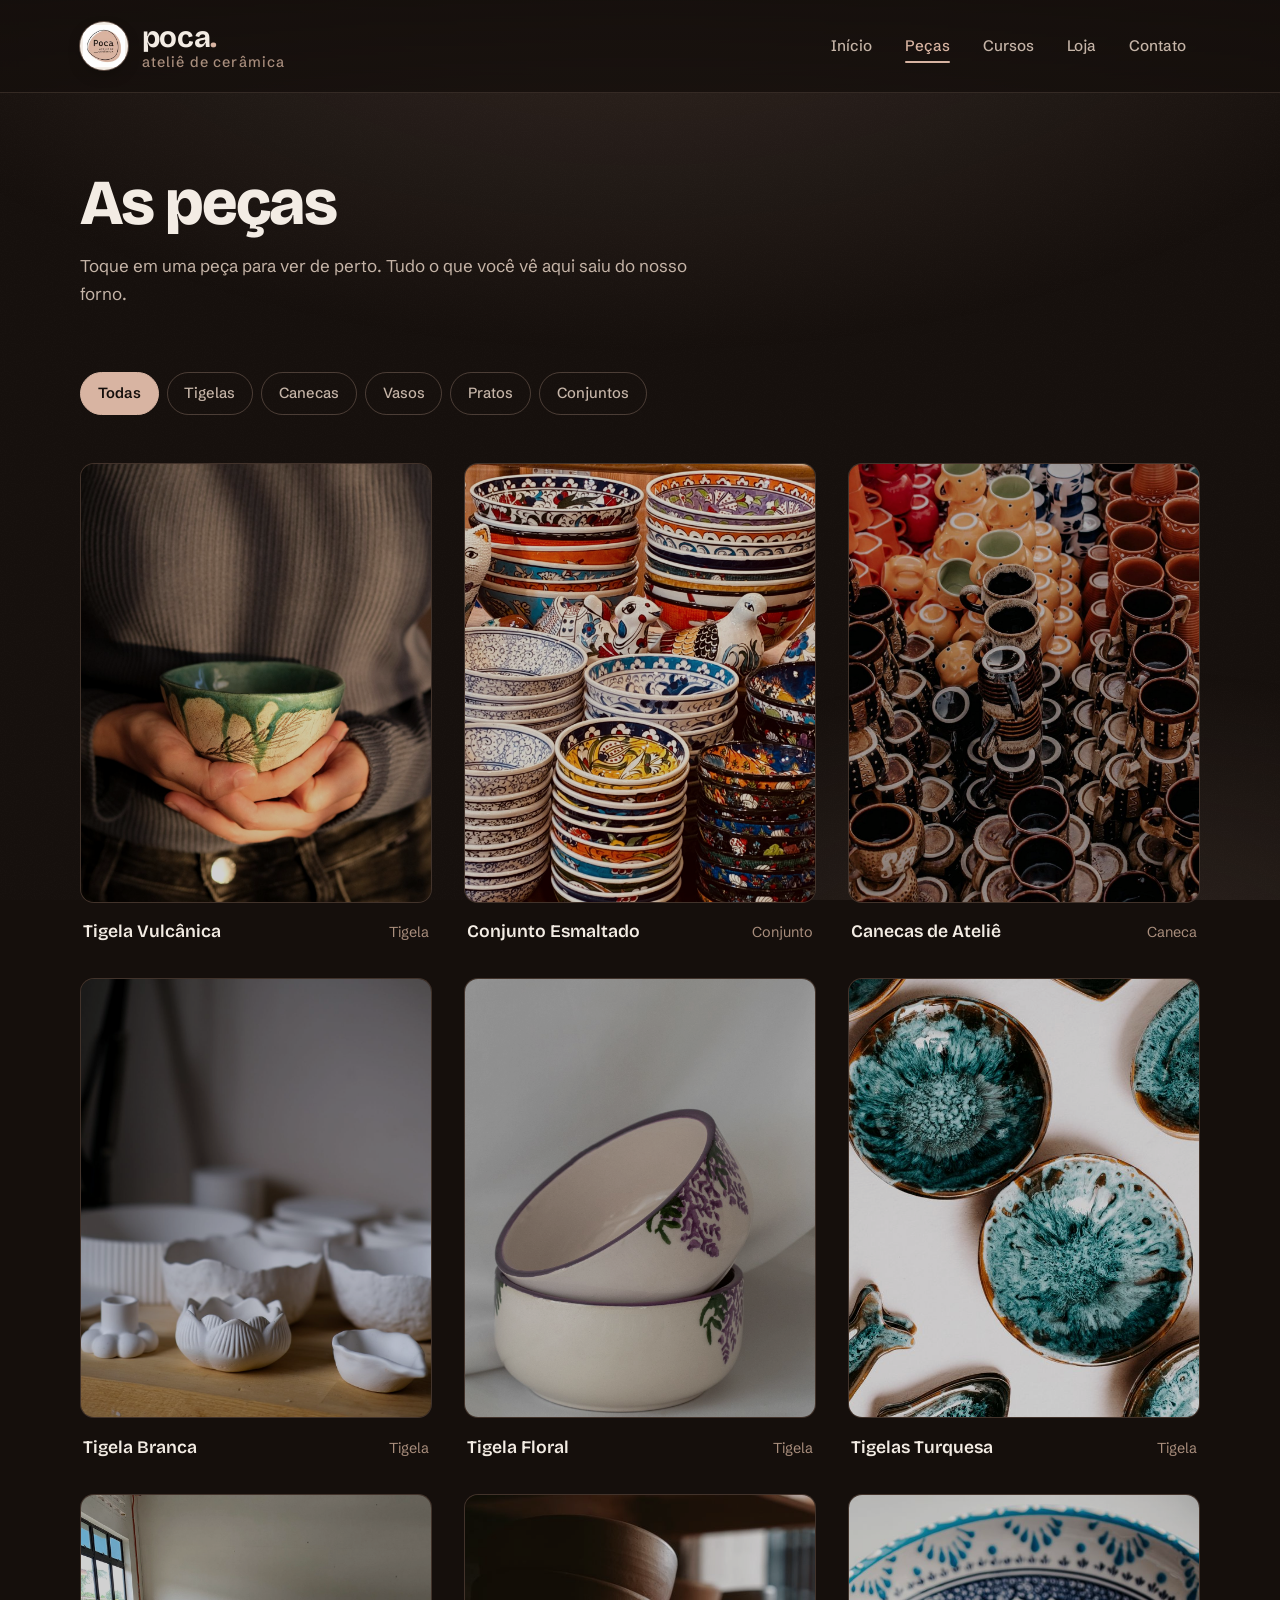
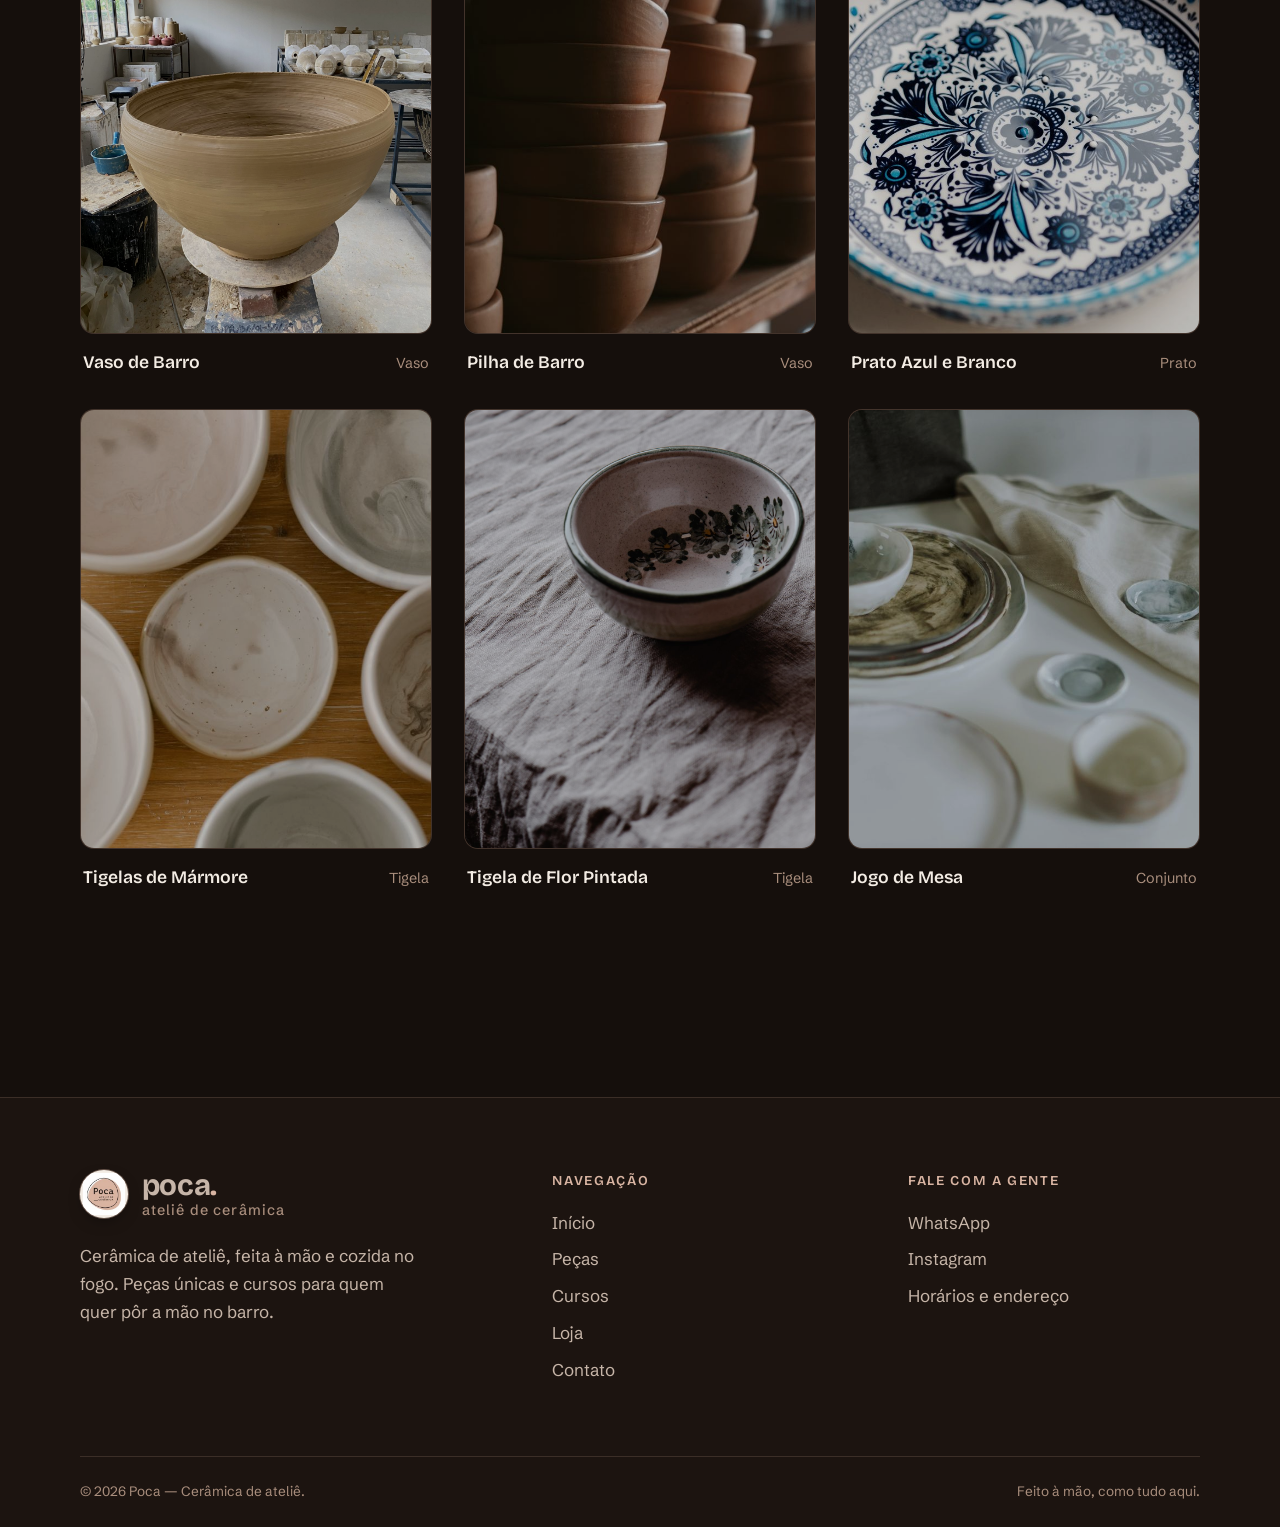
<file: galeria.html>
<!doctype html>
<html lang="pt-BR">
<head>
  <meta charset="utf-8">
  <meta name="viewport" content="width=device-width, initial-scale=1">
  <title>Peças — Poca Cerâmica</title>
  <meta name="description" content="As peças do ateliê Poca: tigelas, canecas, vasos e pratos feitos à mão e cozidos no fogo. Cada uma é única.">
  <link rel="icon" type="image/svg+xml" href="assets/favicon.svg">
  <link rel="preconnect" href="https://fonts.googleapis.com">
  <link rel="preconnect" href="https://fonts.gstatic.com" crossorigin>
  <link href="https://fonts.googleapis.com/css2?family=Bricolage+Grotesque:wght@500;600;700;800&family=Schibsted+Grotesk:wght@400;500;600;700&display=swap" rel="stylesheet">
  <link rel="stylesheet" href="assets/css/main.css">
</head>
<body>
  <a class="skip-link" href="#conteudo">Pular para o conteúdo</a>

  <header class="site-header">
    <div class="container site-header__inner">
      <a class="brand" href="index.html">
        <span class="brand__tile"><img src="assets/logo.jpg" alt="" width="42" height="42"></span>
        <span class="brand__text"><span class="brand__name">poca<span>.</span></span><span class="brand__tagline">ateliê de cerâmica</span></span>
      </a>
      <button class="nav-toggle" aria-expanded="false" aria-controls="site-nav" aria-label="Abrir menu">
        <span></span><span></span><span></span>
      </button>
      <nav class="nav" id="site-nav" aria-label="Principal">
        <a href="index.html">Início</a>
        <a href="galeria.html" aria-current="page">Peças</a>
        <a href="cursos.html">Cursos</a>
        <a href="loja.html">Loja</a>
        <a href="contato.html">Contato</a>
      </nav>
    </div>
  </header>

  <main id="conteudo">
    <section class="section section--tight" aria-labelledby="titulo">
      <div class="container">
        <div class="head">
          <h1 id="titulo" class="page-title">As peças</h1>
          <p>Toque em uma peça para ver de perto. Tudo o que você vê aqui saiu do nosso forno.</p>
        </div>
        <div class="filterbar" role="group" aria-label="Filtrar por categoria">
          <button type="button" data-filter="all" aria-pressed="true">Todas</button>
          <button type="button" data-filter="tigela" aria-pressed="false">Tigelas</button>
          <button type="button" data-filter="caneca" aria-pressed="false">Canecas</button>
          <button type="button" data-filter="vaso" aria-pressed="false">Vasos</button>
          <button type="button" data-filter="prato" aria-pressed="false">Pratos</button>
          <button type="button" data-filter="conjunto" aria-pressed="false">Conjuntos</button>
        </div>
        <div class="pieces">
          <a class="piece reveal" data-lightbox data-category="tigela" href="assets/img/pexels-29230296.jpg" data-full="assets/img/pexels-29230296.jpg" data-name="Tigela Vulcânica" data-kind="Tigela" data-alt="Tigela de cerâmica feita à mão segurada por uma pessoa">
            <div class="piece__frame"><img src="assets/img/pexels-29230296.jpg" alt="Tigela de cerâmica feita à mão segurada por uma pessoa" loading="lazy"></div>
            <div class="piece__meta"><span class="piece__name">Tigela Vulcânica</span><span class="piece__kind">Tigela</span></div>
          </a>
          <a class="piece reveal" data-delay="1" data-lightbox data-category="conjunto" href="assets/img/pexels-35234562.jpg" data-full="assets/img/pexels-35234562.jpg" data-name="Conjunto Esmaltado" data-kind="Conjunto" data-alt="Conjunto de tigelas de cerâmica com padrões pintados à mão">
            <div class="piece__frame"><img src="assets/img/pexels-35234562.jpg" alt="Conjunto de tigelas de cerâmica com padrões pintados à mão" loading="lazy"></div>
            <div class="piece__meta"><span class="piece__name">Conjunto Esmaltado</span><span class="piece__kind">Conjunto</span></div>
          </a>
          <a class="piece reveal" data-delay="2" data-lightbox data-category="caneca" href="assets/img/pexels-13575092.jpg" data-full="assets/img/pexels-13575092.jpg" data-name="Canecas de Ateliê" data-kind="Caneca" data-alt="Canecas e jarras de cerâmica coloridas empilhadas">
            <div class="piece__frame"><img src="assets/img/pexels-13575092.jpg" alt="Canecas e jarras de cerâmica coloridas empilhadas" loading="lazy"></div>
            <div class="piece__meta"><span class="piece__name">Canecas de Ateliê</span><span class="piece__kind">Caneca</span></div>
          </a>
          <a class="piece reveal" data-delay="3" data-lightbox data-category="tigela" href="assets/img/pexels-29312155.jpg" data-full="assets/img/pexels-29312155.jpg" data-name="Tigela Branca" data-kind="Tigela" data-alt="Tigelas brancas artesanais sobre mesa de madeira">
            <div class="piece__frame"><img src="assets/img/pexels-29312155.jpg" alt="Tigelas brancas artesanais sobre mesa de madeira" loading="lazy"></div>
            <div class="piece__meta"><span class="piece__name">Tigela Branca</span><span class="piece__kind">Tigela</span></div>
          </a>
          <a class="piece reveal" data-lightbox data-category="tigela" href="assets/img/pexels-17888788.jpg" data-full="assets/img/pexels-17888788.jpg" data-name="Tigela Floral" data-kind="Tigela" data-alt="Tigela de cerâmica com padrão floral pintado à mão">
            <div class="piece__frame"><img src="assets/img/pexels-17888788.jpg" alt="Tigela de cerâmica com padrão floral pintado à mão" loading="lazy"></div>
            <div class="piece__meta"><span class="piece__name">Tigela Floral</span><span class="piece__kind">Tigela</span></div>
          </a>
          <a class="piece reveal" data-delay="1" data-lightbox data-category="tigela" href="assets/img/pexels-28271468.jpg" data-full="assets/img/pexels-28271468.jpg" data-name="Tigelas Turquesa" data-kind="Tigela" data-alt="Coleção de tigelas e pratos de cerâmica em tons de turquesa">
            <div class="piece__frame"><img src="assets/img/pexels-28271468.jpg" alt="Coleção de tigelas e pratos de cerâmica em tons de turquesa" loading="lazy"></div>
            <div class="piece__meta"><span class="piece__name">Tigelas Turquesa</span><span class="piece__kind">Tigela</span></div>
          </a>
          <a class="piece reveal" data-delay="2" data-lightbox data-category="vaso" href="assets/img/pexels-39584865.jpg" data-full="assets/img/pexels-39584865.jpg" data-name="Vaso de Barro" data-kind="Vaso" data-alt="Grande vaso de barro artesanal feito à mão no ateliê">
            <div class="piece__frame"><img src="assets/img/pexels-39584865.jpg" alt="Grande vaso de barro artesanal feito à mão no ateliê" loading="lazy"></div>
            <div class="piece__meta"><span class="piece__name">Vaso de Barro</span><span class="piece__kind">Vaso</span></div>
          </a>
          <a class="piece reveal" data-delay="3" data-lightbox data-category="vaso" href="assets/img/pexels-33703946.jpg" data-full="assets/img/pexels-33703946.jpg" data-name="Pilha de Barro" data-kind="Vaso" data-alt="Vasos de barro empilhados em uma oficina de cerâmica">
            <div class="piece__frame"><img src="assets/img/pexels-33703946.jpg" alt="Vasos de barro empilhados em uma oficina de cerâmica" loading="lazy"></div>
            <div class="piece__meta"><span class="piece__name">Pilha de Barro</span><span class="piece__kind">Vaso</span></div>
          </a>
          <a class="piece reveal" data-lightbox data-category="prato" href="assets/img/pexels-31000471.jpg" data-full="assets/img/pexels-31000471.jpg" data-name="Prato Azul e Branco" data-kind="Prato" data-alt="Prato de cerâmica azul e branco com padrão floral pintado à mão">
            <div class="piece__frame"><img src="assets/img/pexels-31000471.jpg" alt="Prato de cerâmica azul e branco com padrão floral pintado à mão" loading="lazy"></div>
            <div class="piece__meta"><span class="piece__name">Prato Azul e Branco</span><span class="piece__kind">Prato</span></div>
          </a>
          <a class="piece reveal" data-delay="1" data-lightbox data-category="tigela" href="assets/img/pexels-6739219.jpg" data-full="assets/img/pexels-6739219.jpg" data-name="Tigelas de Mármore" data-kind="Tigela" data-alt="Tigelas de cerâmica com textura de mármore sobre superfície de madeira">
            <div class="piece__frame"><img src="assets/img/pexels-6739219.jpg" alt="Tigelas de cerâmica com textura de mármore sobre superfície de madeira" loading="lazy"></div>
            <div class="piece__meta"><span class="piece__name">Tigelas de Mármore</span><span class="piece__kind">Tigela</span></div>
          </a>
          <a class="piece reveal" data-delay="2" data-lightbox data-category="tigela" href="assets/img/pexels-6469341.jpg" data-full="assets/img/pexels-6469341.jpg" data-name="Tigela de Flor Pintada" data-kind="Tigela" data-alt="Tigela de cerâmica com flores pintadas no interior">
            <div class="piece__frame"><img src="assets/img/pexels-6469341.jpg" alt="Tigela de cerâmica com flores pintadas no interior" loading="lazy"></div>
            <div class="piece__meta"><span class="piece__name">Tigela de Flor Pintada</span><span class="piece__kind">Tigela</span></div>
          </a>
          <a class="piece reveal" data-delay="3" data-lightbox data-category="conjunto" href="assets/img/pexels-5566964.jpg" data-full="assets/img/pexels-5566964.jpg" data-name="Jogo de Mesa" data-kind="Conjunto" data-alt="Conjunto minimalista de louça de cerâmica sobre superfície branca">
            <div class="piece__frame"><img src="assets/img/pexels-5566964.jpg" alt="Conjunto minimalista de louça de cerâmica sobre superfície branca" loading="lazy"></div>
            <div class="piece__meta"><span class="piece__name">Jogo de Mesa</span><span class="piece__kind">Conjunto</span></div>
          </a>
        </div>
      </div>
    </section>
  </main>

  <footer class="site-footer">
    <div class="container">
      <div class="site-footer__inner">
        <div class="site-footer__brand">
          <a class="brand" href="index.html">
            <span class="brand__tile"><img src="assets/logo.jpg" alt="" width="42" height="42"></span>
            <span class="brand__text"><span class="brand__name">poca<span>.</span></span><span class="brand__tagline">ateliê de cerâmica</span></span>
          </a>
          <p>Cerâmica de ateliê, feita à mão e cozida no fogo. Peças únicas e cursos para quem quer pôr a mão no barro.</p>
        </div>
        <div>
          <p class="site-footer__h">Navegação</p>
          <ul>
            <li><a href="index.html">Início</a></li>
            <li><a href="galeria.html">Peças</a></li>
            <li><a href="cursos.html">Cursos</a></li>
            <li><a href="loja.html">Loja</a></li>
            <li><a href="contato.html">Contato</a></li>
          </ul>
        </div>
        <div>
          <p class="site-footer__h">Fale com a gente</p>
          <ul>
            <li><a href="https://wa.me/5511999999999" data-wa="Olá! Vim pelo site da Poca e gostaria de mais informações.">WhatsApp</a></li>
            <li><a href="https://instagram.com/poca.ceramica" data-ig>Instagram</a></li>
            <li><a href="contato.html">Horários e endereço</a></li>
          </ul>
        </div>
      </div>
      <div class="site-footer__bottom">
        <span>© <span data-year></span> Poca — Cerâmica de ateliê.</span>
        <span>Feito à mão, como tudo aqui.</span>
      </div>
    </div>
  </footer>

  <div class="lightbox" aria-hidden="true" role="dialog" aria-modal="true" aria-label="Peça em detalhe">
    <div class="lightbox__panel">
      <button class="lightbox__close" type="button" aria-label="Fechar">
        <svg viewBox="0 0 24 24" width="18" height="18" fill="none" stroke="currentColor" stroke-width="2" stroke-linecap="round" aria-hidden="true"><path d="M6 6l12 12M18 6L6 18"/></svg>
      </button>
      <img class="lightbox__img" src="data:image/svg+xml,%3Csvg xmlns='http://www.w3.org/2000/svg' width='4' height='3'%3E%3C/svg%3E" alt="">
      <div class="lightbox__caption">
        <span class="lightbox__name"></span>
        <span class="lightbox__kind" style="color: var(--ember)"></span>
      </div>
    </div>
  </div>

  <script src="assets/js/main.js"></script>
  <script>document.querySelector('[data-year]').textContent = new Date().getFullYear();</script>
</body>
</html>
</file>
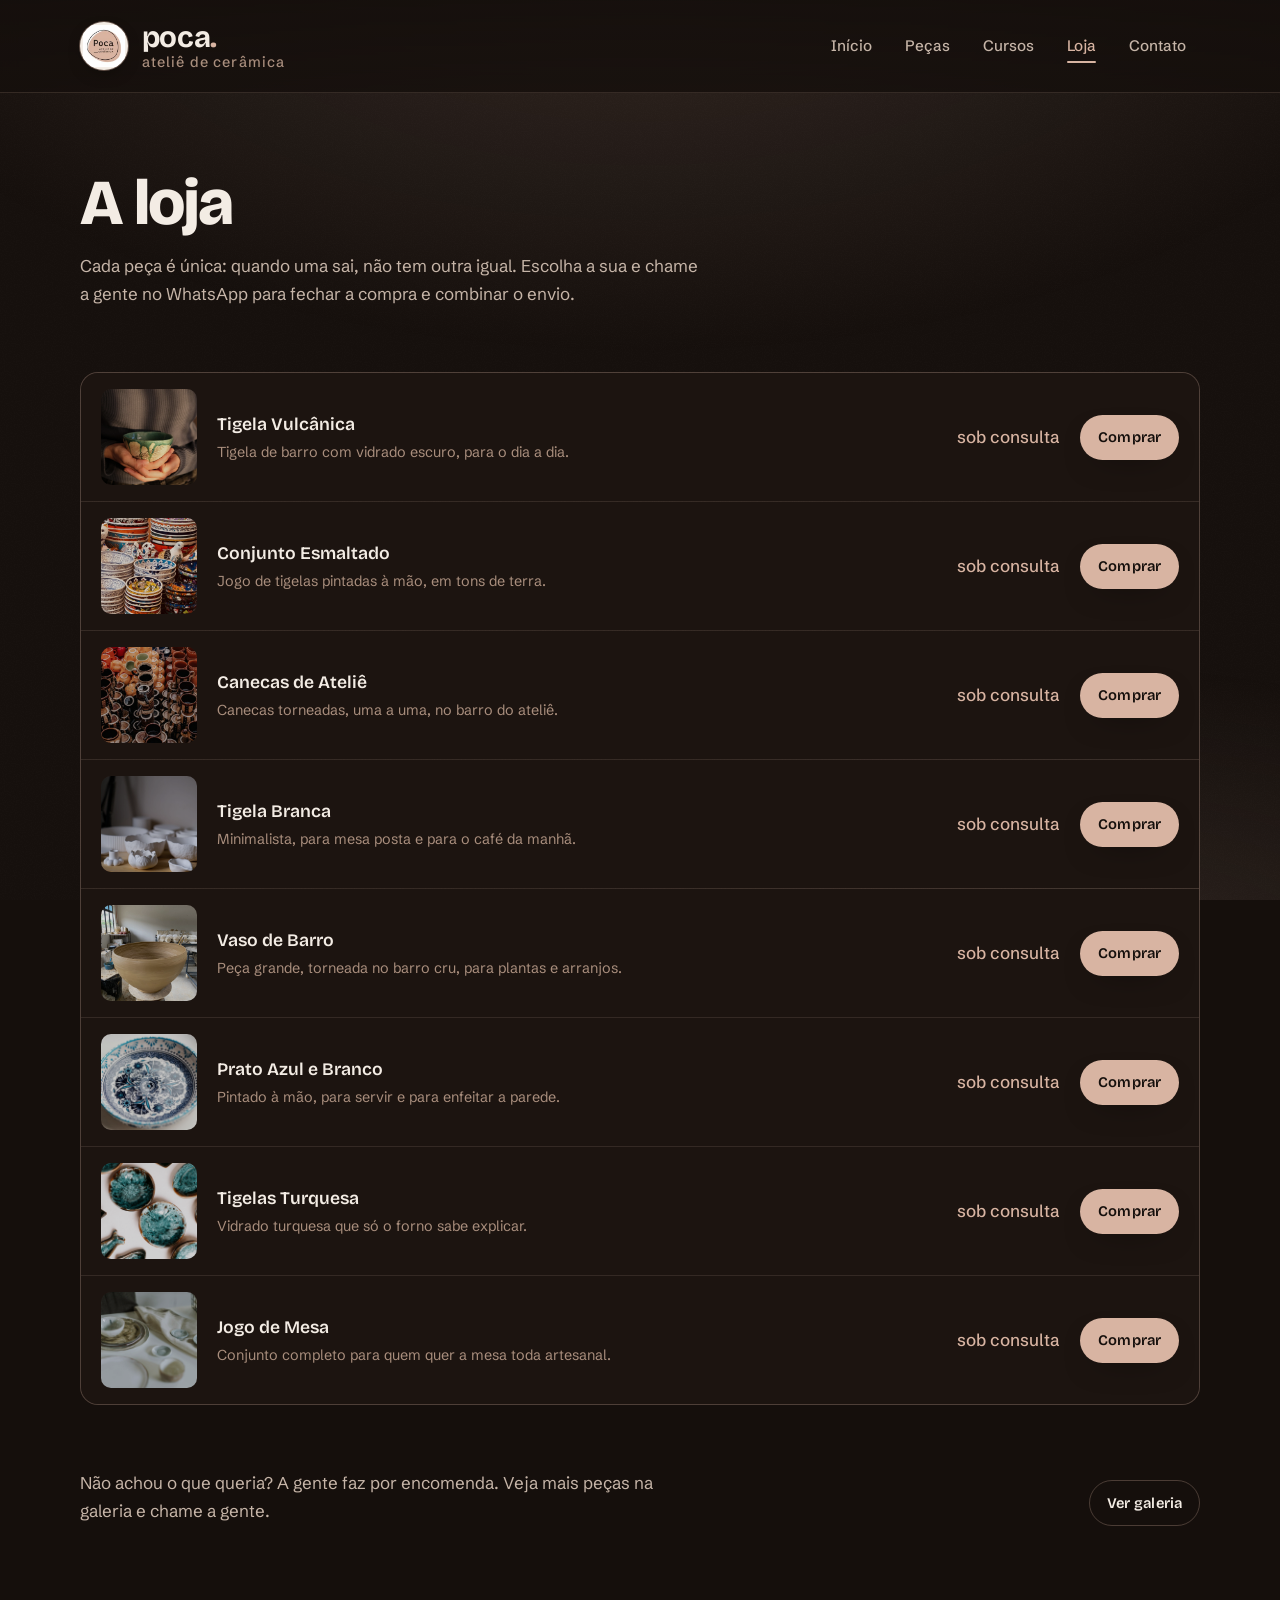
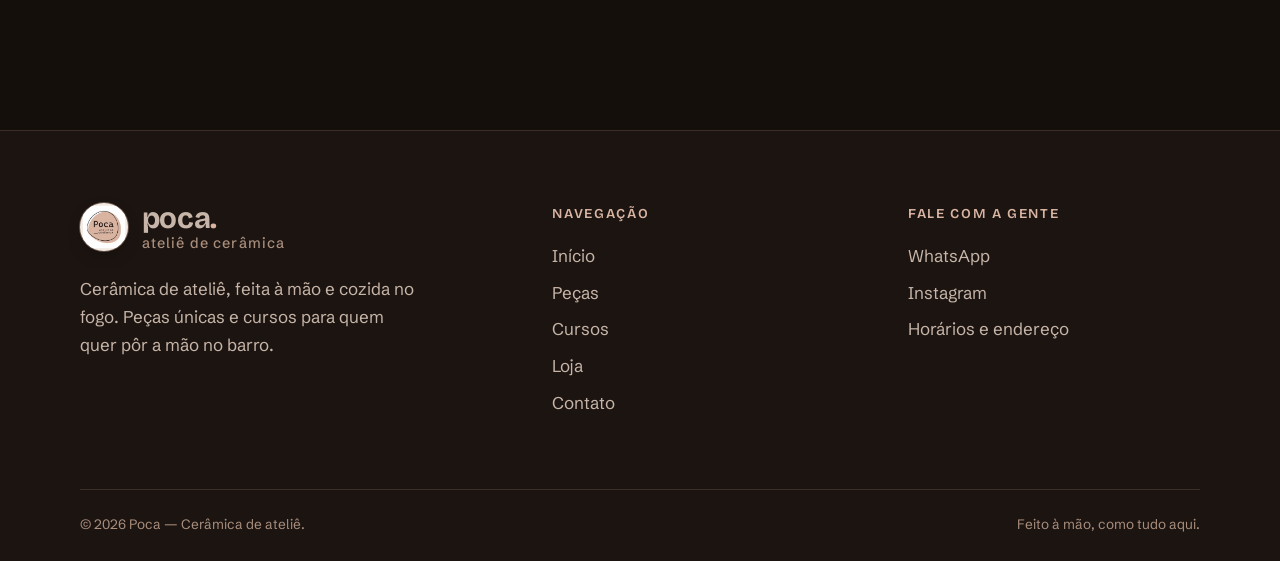
<file: loja.html>
<!doctype html>
<html lang="pt-BR">
<head>
  <meta charset="utf-8">
  <meta name="viewport" content="width=device-width, initial-scale=1">
  <title>Loja — Poca Cerâmica</title>
  <meta name="description" content="Compre cerâmica artesanal da Poca. Cada peça é única: escolha a sua e chame a gente no WhatsApp para fechar a compra.">
  <link rel="icon" type="image/svg+xml" href="assets/favicon.svg">
  <link rel="preconnect" href="https://fonts.googleapis.com">
  <link rel="preconnect" href="https://fonts.gstatic.com" crossorigin>
  <link href="https://fonts.googleapis.com/css2?family=Bricolage+Grotesque:wght@500;600;700;800&family=Schibsted+Grotesk:wght@400;500;600;700&display=swap" rel="stylesheet">
  <link rel="stylesheet" href="assets/css/main.css">
</head>
<body>
  <a class="skip-link" href="#conteudo">Pular para o conteúdo</a>

  <header class="site-header">
    <div class="container site-header__inner">
      <a class="brand" href="index.html">
        <span class="brand__tile"><img src="assets/logo.jpg" alt="" width="42" height="42"></span>
        <span class="brand__text"><span class="brand__name">poca<span>.</span></span><span class="brand__tagline">ateliê de cerâmica</span></span>
      </a>
      <button class="nav-toggle" aria-expanded="false" aria-controls="site-nav" aria-label="Abrir menu">
        <span></span><span></span><span></span>
      </button>
      <nav class="nav" id="site-nav" aria-label="Principal">
        <a href="index.html">Início</a>
        <a href="galeria.html">Peças</a>
        <a href="cursos.html">Cursos</a>
        <a href="loja.html" aria-current="page">Loja</a>
        <a href="contato.html">Contato</a>
      </nav>
    </div>
  </header>

  <main id="conteudo">
    <section class="section section--tight" aria-labelledby="titulo">
      <div class="container">
        <div class="head">
          <h1 id="titulo" class="page-title">A loja</h1>
          <p>Cada peça é única: quando uma sai, não tem outra igual. Escolha a sua e chame a gente no WhatsApp para fechar a compra e combinar o envio.</p>
        </div>

        <ul class="shop-list">
          <li class="shop-item reveal">
            <div class="shop-item__img"><img src="assets/img/pexels-29230296.jpg" alt="Tigela de cerâmica feita à mão" loading="lazy"></div>
            <div>
              <div class="shop-item__name">Tigela Vulcânica</div>
              <div class="shop-item__desc">Tigela de barro com vidrado escuro, para o dia a dia.</div>
            </div>
            <span class="shop-item__price">sob consulta</span>
            <a class="btn btn--ember btn--sm" href="https://wa.me/5511999999999" data-wa="Olá! Vi a peça 'Tigela Vulcânica' na loja do site da Poca e tenho interesse em comprar. Ela ainda está disponível?">Comprar</a>
          </li>
          <li class="shop-item reveal">
            <div class="shop-item__img"><img src="assets/img/pexels-35234562.jpg" alt="Conjunto de tigelas de cerâmica com padrões pintados" loading="lazy"></div>
            <div>
              <div class="shop-item__name">Conjunto Esmaltado</div>
              <div class="shop-item__desc">Jogo de tigelas pintadas à mão, em tons de terra.</div>
            </div>
            <span class="shop-item__price">sob consulta</span>
            <a class="btn btn--ember btn--sm" href="https://wa.me/5511999999999" data-wa="Olá! Vi o 'Conjunto Esmaltado' na loja do site da Poca e tenho interesse em comprar. Ainda está disponível?">Comprar</a>
          </li>
          <li class="shop-item reveal">
            <div class="shop-item__img"><img src="assets/img/pexels-13575092.jpg" alt="Canecas de cerâmica coloridas empilhadas" loading="lazy"></div>
            <div>
              <div class="shop-item__name">Canecas de Ateliê</div>
              <div class="shop-item__desc">Canecas torneadas, uma a uma, no barro do ateliê.</div>
            </div>
            <span class="shop-item__price">sob consulta</span>
            <a class="btn btn--ember btn--sm" href="https://wa.me/5511999999999" data-wa="Olá! Vi as 'Canecas de Ateliê' na loja do site da Poca e tenho interesse em comprar. Ainda estão disponíveis?">Comprar</a>
          </li>
          <li class="shop-item reveal">
            <div class="shop-item__img"><img src="assets/img/pexels-29312155.jpg" alt="Tigelas brancas artesanais sobre mesa de madeira" loading="lazy"></div>
            <div>
              <div class="shop-item__name">Tigela Branca</div>
              <div class="shop-item__desc">Minimalista, para mesa posta e para o café da manhã.</div>
            </div>
            <span class="shop-item__price">sob consulta</span>
            <a class="btn btn--ember btn--sm" href="https://wa.me/5511999999999" data-wa="Olá! Vi a peça 'Tigela Branca' na loja do site da Poca e tenho interesse em comprar. Ela ainda está disponível?">Comprar</a>
          </li>
          <li class="shop-item reveal">
            <div class="shop-item__img"><img src="assets/img/pexels-39584865.jpg" alt="Grande vaso de barro artesanal" loading="lazy"></div>
            <div>
              <div class="shop-item__name">Vaso de Barro</div>
              <div class="shop-item__desc">Peça grande, torneada no barro cru, para plantas e arranjos.</div>
            </div>
            <span class="shop-item__price">sob consulta</span>
            <a class="btn btn--ember btn--sm" href="https://wa.me/5511999999999" data-wa="Olá! Vi o 'Vaso de Barro' na loja do site da Poca e tenho interesse em comprar. Ele ainda está disponível?">Comprar</a>
          </li>
          <li class="shop-item reveal">
            <div class="shop-item__img"><img src="assets/img/pexels-31000471.jpg" alt="Prato de cerâmica azul e branco com padrão floral" loading="lazy"></div>
            <div>
              <div class="shop-item__name">Prato Azul e Branco</div>
              <div class="shop-item__desc">Pintado à mão, para servir e para enfeitar a parede.</div>
            </div>
            <span class="shop-item__price">sob consulta</span>
            <a class="btn btn--ember btn--sm" href="https://wa.me/5511999999999" data-wa="Olá! Vi o 'Prato Azul e Branco' na loja do site da Poca e tenho interesse em comprar. Ele ainda está disponível?">Comprar</a>
          </li>
          <li class="shop-item reveal">
            <div class="shop-item__img"><img src="assets/img/pexels-28271468.jpg" alt="Tigelas e pratos de cerâmica em tons de turquesa" loading="lazy"></div>
            <div>
              <div class="shop-item__name">Tigelas Turquesa</div>
              <div class="shop-item__desc">Vidrado turquesa que só o forno sabe explicar.</div>
            </div>
            <span class="shop-item__price">sob consulta</span>
            <a class="btn btn--ember btn--sm" href="https://wa.me/5511999999999" data-wa="Olá! Vi as 'Tigelas Turquesa' na loja do site da Poca e tenho interesse em comprar. Ainda estão disponíveis?">Comprar</a>
          </li>
          <li class="shop-item reveal">
            <div class="shop-item__img"><img src="assets/img/pexels-5566964.jpg" alt="Conjunto minimalista de louça de cerâmica" loading="lazy"></div>
            <div>
              <div class="shop-item__name">Jogo de Mesa</div>
              <div class="shop-item__desc">Conjunto completo para quem quer a mesa toda artesanal.</div>
            </div>
            <span class="shop-item__price">sob consulta</span>
            <a class="btn btn--ember btn--sm" href="https://wa.me/5511999999999" data-wa="Olá! Vi o 'Jogo de Mesa' na loja do site da Poca e tenho interesse em comprar. Ele ainda está disponível?">Comprar</a>
          </li>
        </ul>

        <div class="head head--split" style="margin-top: clamp(2.5rem, 5vw, 4rem); margin-bottom: 0;">
          <p style="color: var(--text-muted);">Não achou o que queria? A gente faz por encomenda. Veja mais peças na galeria e chame a gente.</p>
          <a class="btn btn--ghost btn--sm" href="galeria.html">Ver galeria</a>
        </div>
      </div>
    </section>
  </main>

  <footer class="site-footer">
    <div class="container">
      <div class="site-footer__inner">
        <div class="site-footer__brand">
          <a class="brand" href="index.html">
            <span class="brand__tile"><img src="assets/logo.jpg" alt="" width="42" height="42"></span>
            <span class="brand__text"><span class="brand__name">poca<span>.</span></span><span class="brand__tagline">ateliê de cerâmica</span></span>
          </a>
          <p>Cerâmica de ateliê, feita à mão e cozida no fogo. Peças únicas e cursos para quem quer pôr a mão no barro.</p>
        </div>
        <div>
          <p class="site-footer__h">Navegação</p>
          <ul>
            <li><a href="index.html">Início</a></li>
            <li><a href="galeria.html">Peças</a></li>
            <li><a href="cursos.html">Cursos</a></li>
            <li><a href="loja.html">Loja</a></li>
            <li><a href="contato.html">Contato</a></li>
          </ul>
        </div>
        <div>
          <p class="site-footer__h">Fale com a gente</p>
          <ul>
            <li><a href="https://wa.me/5511999999999" data-wa="Olá! Vim pelo site da Poca e gostaria de mais informações.">WhatsApp</a></li>
            <li><a href="https://instagram.com/poca.ceramica" data-ig>Instagram</a></li>
            <li><a href="contato.html">Horários e endereço</a></li>
          </ul>
        </div>
      </div>
      <div class="site-footer__bottom">
        <span>© <span data-year></span> Poca — Cerâmica de ateliê.</span>
        <span>Feito à mão, como tudo aqui.</span>
      </div>
    </div>
  </footer>

  <script src="assets/js/main.js"></script>
  <script>document.querySelector('[data-year]').textContent = new Date().getFullYear();</script>
</body>
</html>
</file>
<file: assets/css/main.css>
/* ============================================================
   POCA — Cerâmica de ateliê
   "A Fornalha" — the kiln interior
   ============================================================ */

:root {
  /* ---- palette (pinned by the Poca logo: clay on white) ---- */
  --ink: #150f0c;          /* soot-black brown: the kiln ground */
  --ink-2: #1c1410;        /* raised surface */
  --ink-3: #251a14;        /* higher surface / card */
  --brick: #5b4b43;        /* kiln brick (logo deep brown) */
  --brick-deep: #3b2f28;
  --ember: #d8b4a2;        /* fire-glow terracotta (logo clay) */
  --ember-pale: #e5c3b3;
  --ember-deep: #c09479;
  --clay: #a98e7d;         /* muted clay for secondary text */
  --tile: #f3ece4;         /* the white shelf tile */
  --text: #f3ece4;
  --text-muted: #c6b5a8;
  --line: rgba(216, 180, 162, 0.16);
  --line-strong: rgba(216, 180, 162, 0.28);

  /* ---- type ---- */
  --font-display: "Bricolage Grotesque", "Schibsted Grotesk", system-ui, sans-serif;
  --font-body: "Schibsted Grotesk", system-ui, sans-serif;

  /* ---- measure & rhythm ---- */
  --maxw: 76rem;
  --gutter: clamp(1.25rem, 4vw, 3rem);
  --section: clamp(4.5rem, 10vw, 8.5rem);
  --radius: 14px;

  --shadow: 0 24px 60px -24px rgba(0, 0, 0, 0.55);

  color-scheme: dark;
}

/* ============================ reset ============================ */
*, *::before, *::after { box-sizing: border-box; }
html { -webkit-text-size-adjust: 100%; scroll-behavior: smooth; }
@media (prefers-reduced-motion: reduce) { html { scroll-behavior: auto; } }
body {
  margin: 0;
  font-family: var(--font-body);
  font-size: 1.0625rem;
  line-height: 1.65;
  color: var(--text);
  background-color: var(--ink);
  -webkit-font-smoothing: antialiased;
  text-rendering: optimizeLegibility;
}
img, svg, video { display: block; max-width: 100%; }
a { color: inherit; }
button, input, textarea { font: inherit; color: inherit; }
h1, h2, h3, h4, p, ul, ol, figure { margin: 0; }
ul, ol { padding: 0; }
li { list-style: none; }

/* browser surfaces carry the design too */
::selection { background: var(--ember); color: var(--ink); }
:focus-visible {
  outline: 2px solid var(--ember);
  outline-offset: 3px;
  border-radius: 2px;
}
::-webkit-scrollbar { width: 12px; }
::-webkit-scrollbar-track { background: var(--ink); }
::-webkit-scrollbar-thumb {
  background: var(--brick-deep);
  border: 3px solid var(--ink);
  border-radius: 8px;
}
::-webkit-scrollbar-thumb:hover { background: var(--brick); }
:root { scrollbar-color: var(--brick-deep) var(--ink); scrollbar-width: thin; }
input::placeholder, textarea::placeholder { color: var(--clay); }

/* ============================ ambient: soot grain + fire light ============================ */
body::before {
  content: "";
  position: fixed;
  inset: 0;
  z-index: -2;
  pointer-events: none;
  background:
    radial-gradient(120% 90% at 50% -10%, rgba(216, 180, 162, 0.16), transparent 55%),
    radial-gradient(80% 60% at 85% 110%, rgba(91, 75, 67, 0.35), transparent 60%);
}
body::after {
  content: "";
  position: fixed;
  inset: 0;
  z-index: -1;
  pointer-events: none;
  opacity: 0.5;
  background-image: url("data:image/svg+xml,%3Csvg xmlns='http://www.w3.org/2000/svg' width='140' height='140'%3E%3Cfilter id='n'%3E%3CfeTurbulence type='fractalNoise' baseFrequency='0.9' numOctaves='2' stitchTiles='stitch'/%3E%3CfeColorMatrix type='saturate' values='0'/%3E%3C/filter%3E%3Crect width='100%25' height='100%25' filter='url(%23n)' opacity='0.05'/%3E%3C/svg%3E");
}

/* ============================ layout ============================ */
.container {
  width: 100%;
  max-width: var(--maxw);
  margin-inline: auto;
  padding-inline: var(--gutter);
}
.section { padding-block: var(--section); }
.section--tight { padding-block: calc(var(--section) * 0.6); }
.lead {
  font-family: var(--font-display);
  font-weight: 600;
  font-size: clamp(1.05rem, 1.6vw, 1.2rem);
  letter-spacing: 0.01em;
  color: var(--ember);
}

/* section heading block */
.head {
  display: grid;
  gap: 1rem;
  margin-bottom: clamp(2.25rem, 5vw, 4rem);
}
.head h2 {
  font-family: var(--font-display);
  font-weight: 700;
  font-size: clamp(2rem, 4.6vw, 3.5rem);
  line-height: 1.08;
  letter-spacing: -0.02em;
  text-wrap: balance;
}
.head--compact h2 { font-size: clamp(1.8rem, 3.6vw, 2.6rem); }
.head p {
  max-width: 62ch;
  color: var(--text-muted);
  font-size: 1.0625rem;
}
.head--split {
  display: flex;
  flex-wrap: wrap;
  align-items: end;
  justify-content: space-between;
  gap: 1.5rem;
}
.head--split .head-link { margin-bottom: 0.35rem; }

/* ============================ arch — the kiln mouth (signature gesture) ============================ */
.arch {
  display: block;
  width: min(100%, 15rem);
  height: auto;
  color: var(--brick);
}
.arch path { vector-effect: non-scaling-stroke; }
.arch--ember { color: var(--ember); }
.arch--line { color: var(--line-strong); }

/* ============================ header / nav ============================ */
.site-header {
  position: sticky;
  top: 0;
  z-index: 40;
  background: linear-gradient(180deg, rgba(21, 15, 12, 0.94), rgba(21, 15, 12, 0.82));
  backdrop-filter: blur(10px) saturate(1.05);
  -webkit-backdrop-filter: blur(10px) saturate(1.05);
  border-bottom: 1px solid var(--line);
}
.site-header__inner {
  display: flex;
  align-items: center;
  justify-content: space-between;
  gap: 1rem;
  height: 5.75rem;
}
.brand {
  display: inline-flex;
  align-items: center;
  gap: 0.85rem;
  text-decoration: none;
}
.brand__tile {
  width: 3rem;
  height: 3rem;
  flex: none;
  display: grid;
  place-items: center;
  background: var(--tile);
  border-radius: 50%;
  box-shadow: 0 0 0 1px rgba(216, 180, 162, 0.4), 0 6px 16px -6px rgba(0, 0, 0, 0.5);
  overflow: hidden;
}
.brand__tile img { width: 100%; height: 100%; object-fit: cover; transform: scale(0.88); }
.brand__text {
  display: grid;
  gap: 0.15rem;
  line-height: 1;
}
.brand__name {
  font-family: var(--font-display);
  font-weight: 700;
  font-size: 1.85rem;
  letter-spacing: -0.01em;
  line-height: 1;
}
.brand__name span { color: var(--ember); }
.brand__tagline {
  font-size: 0.9rem;
  font-weight: 500;
  letter-spacing: 0.08em;
  color: var(--clay);
  white-space: nowrap;
}

.nav { display: flex; align-items: center; gap: 0.25rem; }
.nav a {
  position: relative;
  text-decoration: none;
  padding: 0.55rem 0.9rem;
  font-size: 0.95rem;
  font-weight: 500;
  color: var(--text-muted);
  border-radius: 8px;
  transition: color 0.2s ease, background-color 0.2s ease;
}
.nav a:hover { color: var(--text); background: var(--ink-3); }
.nav a[aria-current="page"] { color: var(--ember); }
.nav a[aria-current="page"]::after {
  content: "";
  position: absolute;
  left: 0.9rem;
  right: 0.9rem;
  bottom: 0.28rem;
  height: 2px;
  background: var(--ember);
  border-radius: 2px;
}

.nav-toggle {
  display: none;
  width: 2.75rem;
  height: 2.75rem;
  border: 1px solid var(--line-strong);
  border-radius: 10px;
  background: var(--ink-2);
  cursor: pointer;
  place-items: center;
}
.nav-toggle span { display: block; width: 18px; height: 2px; background: var(--text); }
.nav-toggle span + span { margin-top: 5px; }

/* ============================ buttons ============================ */
.btn {
  display: inline-flex;
  align-items: center;
  justify-content: center;
  gap: 0.55rem;
  padding: 0.85rem 1.4rem;
  border-radius: 999px;
  font-family: var(--font-display);
  font-weight: 600;
  font-size: 1rem;
  letter-spacing: 0.01em;
  text-decoration: none;
  border: 1px solid transparent;
  cursor: pointer;
  transition: transform 0.18s ease, box-shadow 0.25s ease, background-color 0.25s ease, border-color 0.25s ease, color 0.2s ease;
}
.btn:active { transform: translateY(1px); }
.btn--ember {
  background: var(--ember);
  color: var(--ink);
  box-shadow: 0 12px 30px -16px rgba(0, 0, 0, 0.55);
}
.btn--ember:hover {
  background: var(--ember-pale);
  box-shadow: 0 18px 42px -18px rgba(0, 0, 0, 0.6);
  transform: translateY(-1px);
}
.btn--ghost {
  border-color: var(--line-strong);
  color: var(--text);
  background: transparent;
}
.btn--ghost:hover { border-color: var(--ember); color: var(--ember); }
.btn--sm { padding: 0.6rem 1.05rem; font-size: 0.92rem; }
.btn--icon svg { width: 1.05em; height: 1.05em; }

/* ============================ hero ============================ */
.hero {
  position: relative;
  min-height: min(88vh, 54rem);
  display: grid;
  align-items: center;
  padding-block: clamp(3rem, 7vw, 6rem);
}
.hero__grid {
  display: grid;
  grid-template-columns: minmax(0, 1.05fr) minmax(0, 0.95fr);
  gap: clamp(2rem, 5vw, 4.5rem);
  align-items: center;
}
.hero__title {
  font-family: var(--font-display);
  font-weight: 800;
  font-size: clamp(2.6rem, 7vw, 5.4rem);
  line-height: 1.04;
  letter-spacing: -0.03em;
  text-wrap: balance;
}
.hero__title em {
  font-style: normal;
  color: var(--ember);
}
.hero__lede {
  margin-top: 1.5rem;
  max-width: 52ch;
  color: var(--text-muted);
  font-size: 1.125rem;
}
.hero__actions {
  margin-top: 2.25rem;
  display: flex;
  flex-wrap: wrap;
  gap: 0.85rem;
}
.hero__note {
  margin-top: 1.75rem;
  display: flex;
  align-items: center;
  gap: 0.6rem;
  color: var(--clay);
  font-size: 0.9rem;
}
.hero__note svg { width: 1.1em; height: 1.1em; color: var(--ember); flex: none; }

.page-title {
  font-family: var(--font-display);
  font-weight: 800;
  font-size: clamp(2.4rem, 6vw, 4rem);
  line-height: 1.04;
  letter-spacing: -0.03em;
  text-wrap: balance;
}
.hero__actions--center { justify-content: center; margin-top: 1.75rem; }

.hero__visual {
  position: relative;
  aspect-ratio: 4 / 5;
  border-radius: var(--radius);
  overflow: hidden;
  box-shadow: var(--shadow);
  background: var(--ink-3);
}
.hero__visual img {
  width: 100%;
  height: 100%;
  object-fit: cover;
  filter: saturate(0.92) contrast(1.02) brightness(0.9);
  transition: filter 0.5s ease, transform 0.7s cubic-bezier(0.16, 1, 0.3, 1);
}
.hero__visual::after {
  content: "";
  position: absolute;
  inset: 0;
  background:
    radial-gradient(120% 80% at 50% 120%, rgba(216, 180, 162, 0.35), transparent 60%),
    linear-gradient(180deg, transparent 40%, rgba(21, 15, 12, 0.55));
  pointer-events: none;
}
.hero__visual:hover img { transform: scale(1.04); filter: saturate(1) contrast(1.02) brightness(0.95); }
.hero__arch {
  position: absolute;
  left: 50%;
  top: 0;
  transform: translateX(-50%);
  width: 84%;
  height: 100%;
  color: var(--line-strong);
  pointer-events: none;
}

/* ============================ pieces (product cards) ============================ */
.pieces {
  display: grid;
  grid-template-columns: repeat(auto-fill, minmax(16.5rem, 1fr));
  gap: clamp(1.25rem, 3vw, 2rem);
}
.piece {
  position: relative;
  display: block;
  text-decoration: none;
  border-radius: var(--radius);
}
.piece__frame {
  position: relative;
  aspect-ratio: 4 / 5;
  border-radius: var(--radius);
  overflow: hidden;
  background: var(--ink-3);
  border: 1px solid var(--line);
  transition: box-shadow 0.4s ease, border-color 0.4s ease, transform 0.4s cubic-bezier(0.16, 1, 0.3, 1);
}
.piece__frame img {
  width: 100%;
  height: 100%;
  object-fit: cover;
  filter: saturate(0.9) contrast(1.02) brightness(0.82);
  transition: filter 0.5s ease, transform 0.7s cubic-bezier(0.16, 1, 0.3, 1);
}
/* the fire-glow: a piece pulled to the kiln mouth */
.piece__frame::after {
  content: "";
  position: absolute;
  inset: 0;
  background: radial-gradient(100% 70% at 50% 100%, rgba(216, 180, 162, 0.5), transparent 62%);
  opacity: 0;
  transition: opacity 0.5s ease;
  pointer-events: none;
}
.piece:hover .piece__frame,
.piece:focus-visible .piece__frame {
  border-color: var(--ember);
  transform: translateY(-4px);
  box-shadow: var(--shadow);
}
.piece:hover .piece__frame img,
.piece:focus-visible .piece__frame img {
  filter: saturate(1.04) contrast(1.03) brightness(0.96);
  transform: scale(1.05);
}
.piece:hover .piece__frame::after,
.piece:focus-visible .piece__frame::after { opacity: 1; }

.piece__meta {
  display: flex;
  align-items: baseline;
  justify-content: space-between;
  gap: 0.75rem;
  padding: 0.9rem 0.2rem 0;
}
.piece__name {
  font-family: var(--font-display);
  font-weight: 600;
  font-size: 1.1rem;
}
.piece__kind { color: var(--clay); font-size: 0.9rem; }
.piece__price {
  flex: none;
  font-weight: 500;
  font-size: 0.95rem;
  color: var(--ember);
}

/* ============================ gallery (filter + lightbox) ============================ */
.filterbar {
  display: flex;
  flex-wrap: wrap;
  gap: 0.5rem;
  margin-bottom: clamp(2rem, 4vw, 3rem);
}
.filterbar button {
  border: 1px solid var(--line-strong);
  background: transparent;
  color: var(--text-muted);
  padding: 0.5rem 1.05rem;
  border-radius: 999px;
  cursor: pointer;
  font-weight: 500;
  font-size: 0.92rem;
  transition: all 0.2s ease;
}
.filterbar button:hover { color: var(--text); border-color: var(--ember); }
.filterbar button[aria-pressed="true"] {
  background: var(--ember);
  color: var(--ink);
  border-color: var(--ember);
  font-weight: 600;
}

.lightbox {
  position: fixed;
  inset: 0;
  z-index: 60;
  display: grid;
  place-items: center;
  padding: 2rem;
  background: rgba(12, 8, 6, 0.9);
  backdrop-filter: blur(6px);
  opacity: 0;
  pointer-events: none;
  transition: opacity 0.3s ease;
}
.lightbox.is-open { opacity: 1; pointer-events: auto; }
.lightbox__panel {
  position: relative;
  max-width: 52rem;
  width: 100%;
  display: grid;
  gap: 1rem;
}
.lightbox__img {
  aspect-ratio: 4 / 3;
  width: 100%;
  object-fit: cover;
  border-radius: var(--radius);
  box-shadow: var(--shadow);
}
.lightbox__caption {
  display: flex;
  justify-content: space-between;
  align-items: center;
  gap: 1rem;
}
.lightbox__name { font-family: var(--font-display); font-weight: 600; font-size: 1.2rem; }
.lightbox__close {
  position: absolute;
  top: -0.5rem;
  right: 0;
  width: 2.6rem;
  height: 2.6rem;
  border: 1px solid var(--line-strong);
  border-radius: 50%;
  background: var(--ink-2);
  color: var(--text);
  cursor: pointer;
  display: grid;
  place-items: center;
}
.lightbox__close:hover { color: var(--ember); border-color: var(--ember); }

/* ============================ class / workshop cards ============================ */
.classes { display: grid; gap: clamp(1.25rem, 3vw, 2rem); }
.class {
  display: grid;
  grid-template-columns: minmax(0, 1fr) minmax(0, 1.1fr);
  gap: clamp(1.5rem, 4vw, 3rem);
  padding: clamp(1.5rem, 3vw, 2.5rem);
  border: 1px solid var(--line);
  border-radius: calc(var(--radius) + 4px);
  background: var(--ink-2);
  align-items: center;
  transition: border-color 0.3s ease, box-shadow 0.3s ease;
}
.class:hover { border-color: var(--line-strong); box-shadow: var(--shadow); }
.class__img {
  aspect-ratio: 4 / 3;
  border-radius: var(--radius);
  overflow: hidden;
  background: var(--ink-3);
}
.class__img img { width: 100%; height: 100%; object-fit: cover; filter: saturate(0.9) brightness(0.85); }
.class h2, .class h3 {
  font-family: var(--font-display);
  font-weight: 700;
  font-size: clamp(1.4rem, 2.4vw, 1.9rem);
  letter-spacing: -0.01em;
}
.class p { color: var(--text-muted); margin-top: 0.75rem; max-width: 58ch; }
.class__facts {
  display: flex;
  flex-wrap: wrap;
  gap: 0.5rem 1.25rem;
  margin-top: 1.25rem;
  color: var(--ember);
  font-weight: 500;
  font-size: 0.95rem;
}
.class__facts li { display: inline-flex; align-items: center; gap: 0.4rem; }
.class__facts svg { width: 1em; height: 1em; }
.class__cta { margin-top: 1.5rem; }
.class__price { color: var(--clay); margin-top: 0.75rem; font-size: 0.9rem; }

/* ============================ info / process strip ============================ */
.process {
  display: grid;
  grid-template-columns: repeat(3, 1fr);
  gap: clamp(1.25rem, 3vw, 2rem);
}
.process__step {
  padding-top: 1.25rem;
  border-top: 1px solid var(--line-strong);
}
.process__glyph {
  width: 2.5rem;
  height: 2.5rem;
  display: grid;
  place-items: center;
  color: var(--ember);
  margin-bottom: 1rem;
}
.process__glyph svg { width: 100%; height: 100%; }
.process__step h3 { font-family: var(--font-display); font-weight: 600; font-size: 1.15rem; }
.process__step p { color: var(--text-muted); font-size: 0.95rem; margin-top: 0.5rem; }

/* ============================ quote / manifesto ============================ */
.manifesto {
  position: relative;
  padding-block: clamp(4rem, 9vw, 7rem);
  text-align: center;
}
.manifesto .arch { margin-inline: auto; margin-bottom: 1.5rem; width: 6rem; color: var(--ember); }
.manifesto blockquote {
  font-family: var(--font-display);
  font-weight: 600;
  font-size: clamp(1.6rem, 3.8vw, 2.9rem);
  line-height: 1.18;
  letter-spacing: -0.015em;
  max-width: 22ch;
  margin-inline: auto;
  text-wrap: balance;
}
.manifesto blockquote em { font-style: normal; color: var(--ember); }
.manifesto figcaption {
  margin-top: 1.5rem;
  color: var(--clay);
  font-size: 0.95rem;
}

/* ============================ shop rows ============================ */
.shop-list { display: grid; gap: 1px; background: var(--line); border: 1px solid var(--line); border-radius: calc(var(--radius) + 4px); overflow: hidden; }
.shop-item {
  display: grid;
  grid-template-columns: 6rem minmax(0, 1fr) auto auto;
  align-items: center;
  gap: 1.25rem;
  padding: 1rem 1.25rem;
  background: var(--ink-2);
  transition: background-color 0.25s ease;
}
.shop-item:hover { background: var(--ink-3); }
.shop-item__img {
  width: 6rem;
  height: 6rem;
  border-radius: 10px;
  overflow: hidden;
  background: var(--ink-3);
  flex: none;
}
.shop-item__img img { width: 100%; height: 100%; object-fit: cover; filter: saturate(0.9) brightness(0.85); }
.shop-item__name { font-family: var(--font-display); font-weight: 600; font-size: 1.1rem; }
.shop-item__desc { color: var(--clay); font-size: 0.9rem; margin-top: 0.1rem; }
.shop-item__price { font-weight: 500; color: var(--ember); white-space: nowrap; }

/* ============================ contact ============================ */
.contact-grid {
  display: grid;
  grid-template-columns: minmax(0, 1fr) minmax(0, 1fr);
  gap: clamp(2rem, 5vw, 4rem);
  align-items: start;
}
.channels { display: grid; gap: 1rem; }
.channel {
  display: flex;
  align-items: center;
  gap: 1rem;
  padding: 1.25rem 1.5rem;
  border: 1px solid var(--line);
  border-radius: var(--radius);
  background: var(--ink-2);
  text-decoration: none;
  transition: border-color 0.25s ease, box-shadow 0.25s ease, transform 0.25s ease;
}
.channel:hover { border-color: var(--ember); box-shadow: var(--shadow); transform: translateY(-2px); }
.channel__glyph {
  width: 2.75rem;
  height: 2.75rem;
  flex: none;
  display: grid;
  place-items: center;
  border-radius: 10px;
  background: var(--ink-3);
  color: var(--ember);
}
.channel__glyph svg { width: 1.35rem; height: 1.35rem; }
.channel__label { font-family: var(--font-display); font-weight: 600; font-size: 1.05rem; }
.channel__hint { color: var(--text-muted); font-size: 0.9rem; }

.info-list { display: grid; gap: 0.75rem; }
.info-list li {
  display: flex;
  gap: 0.8rem;
  color: var(--text-muted);
  padding-top: 0.85rem;
  padding-bottom: 0.85rem;
  border-bottom: 1px solid var(--line);
}
.info-list li:last-child { border-bottom: none; }
.info-list svg { width: 1.15rem; height: 1.15rem; color: var(--ember); flex: none; margin-top: 0.2rem; }
.info-list strong { color: var(--text); font-weight: 600; display: block; }
.map-frame {
  margin-top: 2rem;
  aspect-ratio: 16 / 9;
  border-radius: var(--radius);
  overflow: hidden;
  border: 1px solid var(--line);
  background: var(--ink-2);
}
.map-frame iframe { width: 100%; height: 100%; border: 0; filter: grayscale(0.3) contrast(1.02); }

/* ============================ footer ============================ */
.site-footer {
  margin-top: var(--section);
  border-top: 1px solid var(--line);
  background: var(--ink-2);
}
.site-footer__inner {
  display: grid;
  grid-template-columns: 1.4fr 1fr 1fr;
  gap: clamp(2rem, 5vw, 4rem);
  padding-block: clamp(3rem, 6vw, 4.5rem);
}
.site-footer__h {
  font-family: var(--font-display);
  font-weight: 600;
  font-size: 0.85rem;
  letter-spacing: 0.12em;
  text-transform: uppercase;
  color: var(--ember);
  margin-bottom: 1rem;
}
.site-footer a { color: var(--text-muted); text-decoration: none; }
.site-footer a:hover { color: var(--ember); }
.site-footer ul { display: grid; gap: 0.55rem; }
.site-footer__brand p { color: var(--text-muted); max-width: 34ch; margin-top: 1rem; }
.site-footer__bottom {
  display: flex;
  flex-wrap: wrap;
  justify-content: space-between;
  gap: 0.75rem;
  padding-top: 1.5rem;
  padding-bottom: 1.5rem;
  border-top: 1px solid var(--line);
  color: var(--clay);
  font-size: 0.85rem;
}

/* ============================ reveal motion (one authored gesture) ============================ */
/* Progressive enhancement: content is visible by default; JS adds .js and
   animates the entrance from an already-visible state. */
.js .reveal {
  opacity: 0;
  transform: translateY(22px);
  transition: opacity 0.7s cubic-bezier(0.16, 1, 0.3, 1), transform 0.7s cubic-bezier(0.16, 1, 0.3, 1);
}
.js .reveal.is-visible { opacity: 1; transform: none; }
.js .reveal[data-delay="1"] { transition-delay: 90ms; }
.js .reveal[data-delay="2"] { transition-delay: 180ms; }
.js .reveal[data-delay="3"] { transition-delay: 270ms; }
@media (prefers-reduced-motion: reduce) {
  .js .reveal { opacity: 1; transform: none; transition: none; }
  * { animation: none !important; }
}

/* ============================ utilities ============================ */
.skip-link {
  position: absolute;
  left: 1rem;
  top: -100px;
  z-index: 100;
  padding: 0.7rem 1.1rem;
  background: var(--ember);
  color: var(--ink);
  border-radius: 8px;
  font-weight: 600;
  text-decoration: none;
  transition: top 0.2s ease;
}
.skip-link:focus { top: 1rem; }
.sr-only {
  position: absolute;
  width: 1px; height: 1px;
  padding: 0; margin: -1px;
  overflow: hidden;
  clip: rect(0 0 0 0);
  white-space: nowrap;
  border: 0;
}

/* ============================ responsive ============================ */
@media (max-width: 880px) {
  .hero__grid { grid-template-columns: 1fr; }
  .hero__visual { order: -1; aspect-ratio: 4 / 3; max-height: 52vh; }
  .class { grid-template-columns: 1fr; }
  .contact-grid { grid-template-columns: 1fr; }
  .process { grid-template-columns: 1fr; }
  .site-footer__inner { grid-template-columns: 1fr 1fr; }
}

@media (max-width: 720px) {
  .nav {
    position: fixed;
    inset: 5.75rem 0 auto 0;
    flex-direction: column;
    align-items: stretch;
    padding: 1rem var(--gutter) 1.5rem;
    background: var(--ink);
    border-bottom: 1px solid var(--line);
    transform: translateY(-12px);
    opacity: 0;
    pointer-events: none;
    transition: transform 0.25s ease, opacity 0.25s ease;
  }
  .nav.is-open { transform: none; opacity: 1; pointer-events: auto; }
  .nav a { padding: 0.9rem 0.75rem; font-size: 1.05rem; }
  .nav a[aria-current="page"]::after { left: 0.75rem; right: auto; width: 1.6rem; bottom: 0.5rem; }
  .nav-toggle { display: grid; }
  .shop-item { grid-template-columns: 4.5rem minmax(0, 1fr); grid-template-rows: auto auto; }
  .shop-item__img { width: 4.5rem; height: 4.5rem; grid-row: 1 / 3; }
  .shop-item__price { grid-column: 2; }
  .shop-item .btn { grid-column: 1 / -1; }
  .site-footer__inner { grid-template-columns: 1fr; }
  .head--split { flex-direction: column; align-items: flex-start; }
}
</file>
